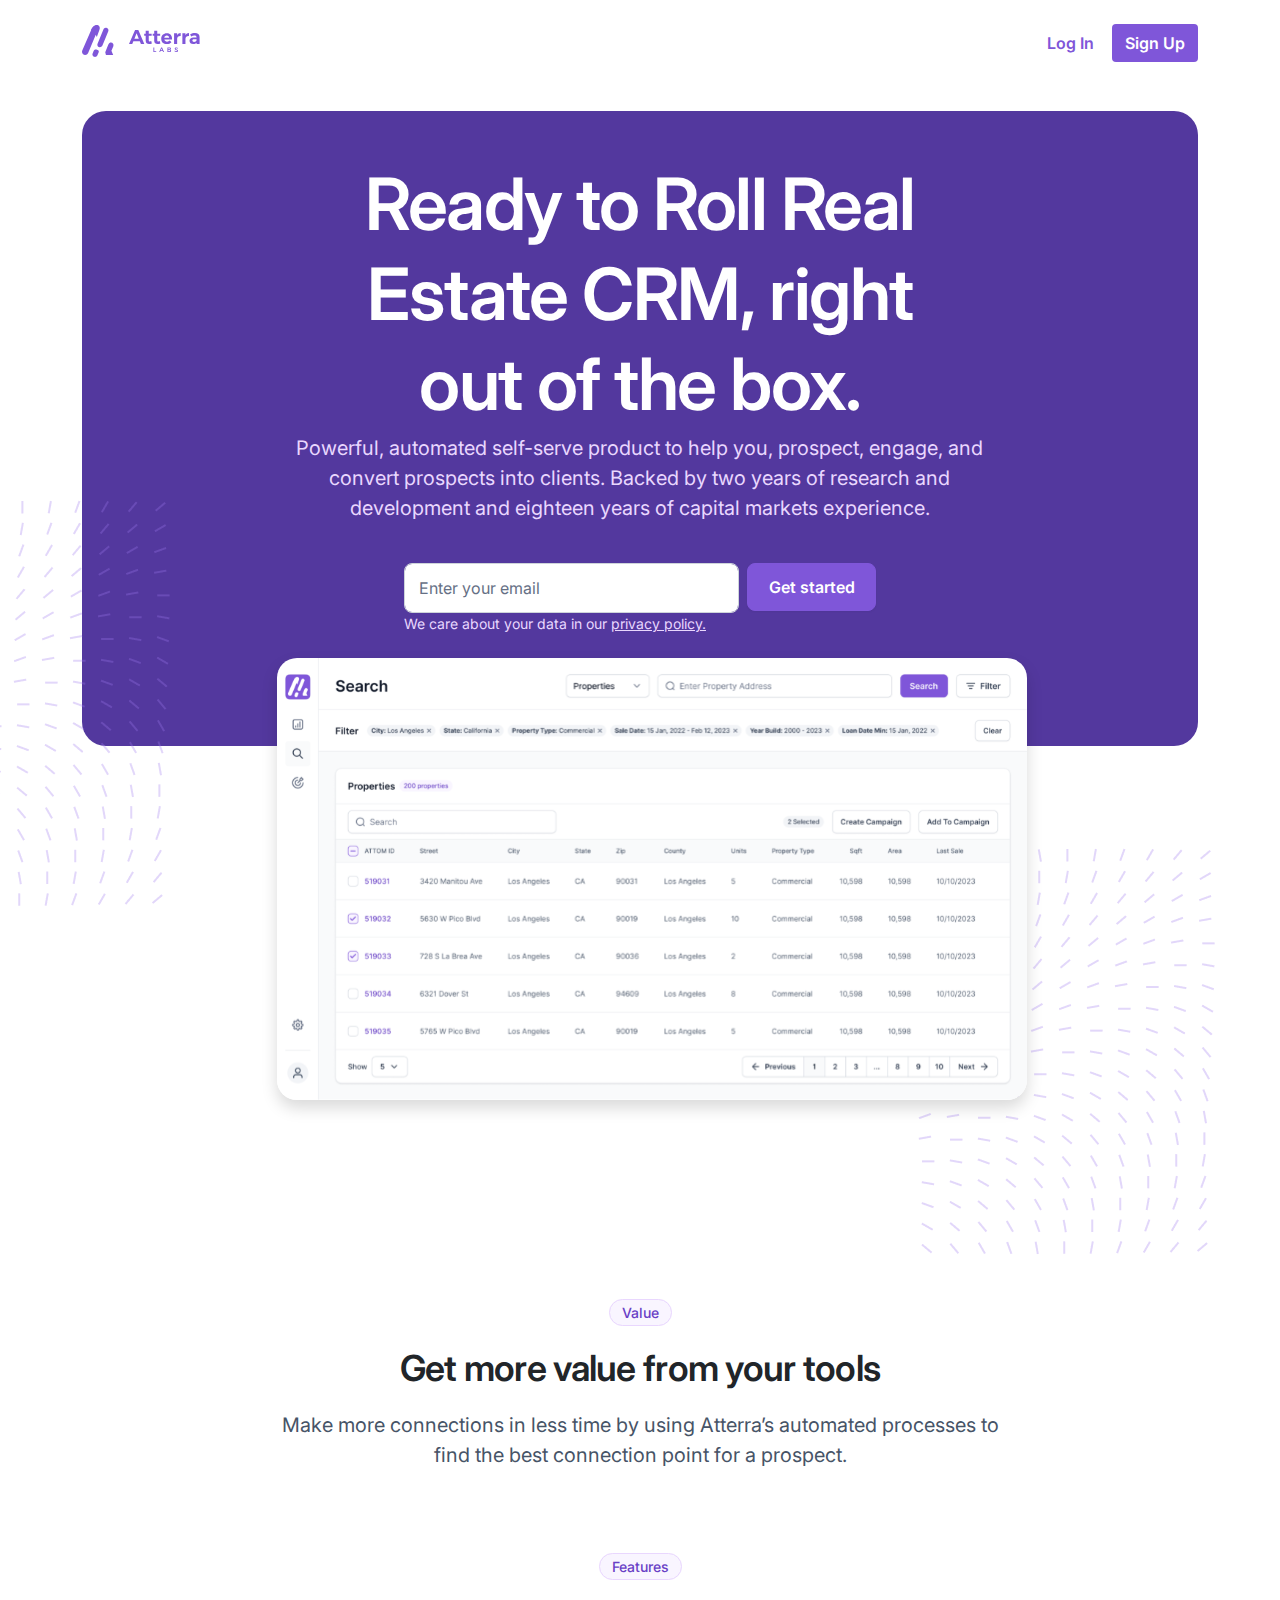
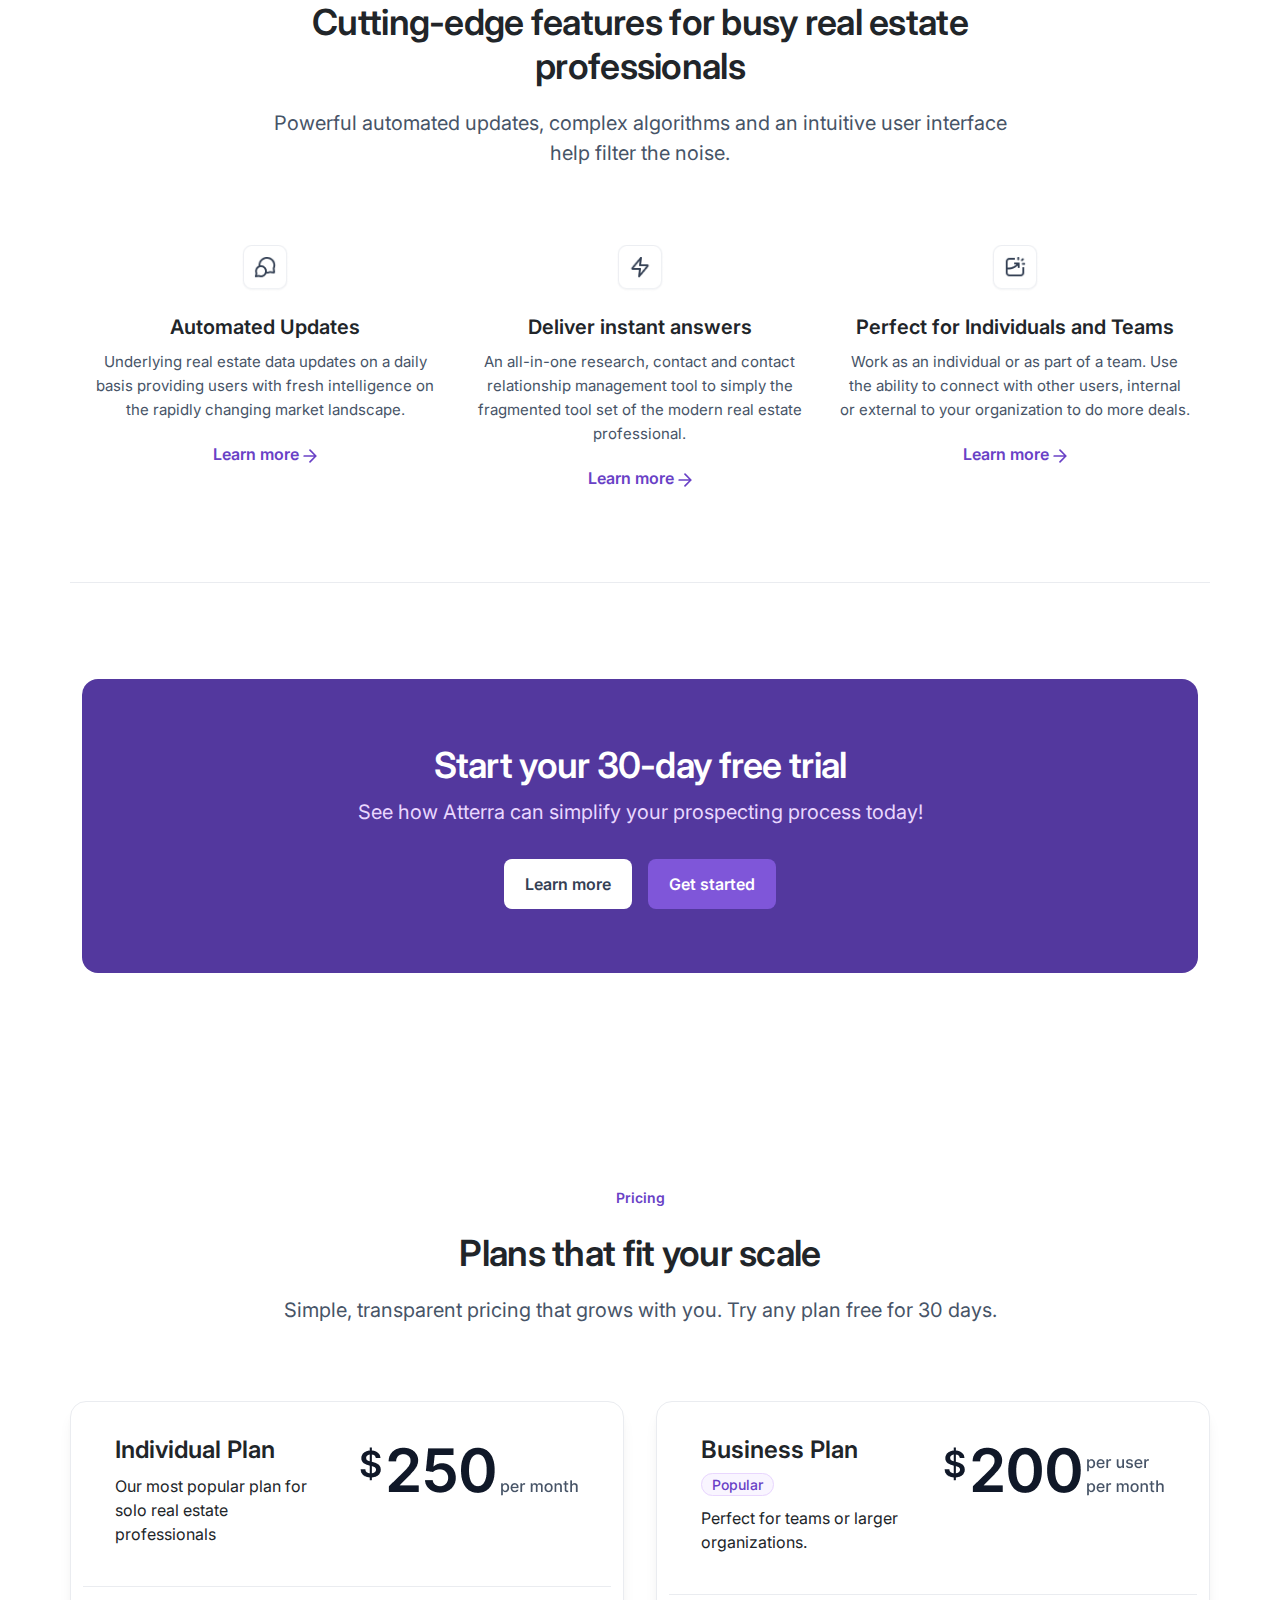
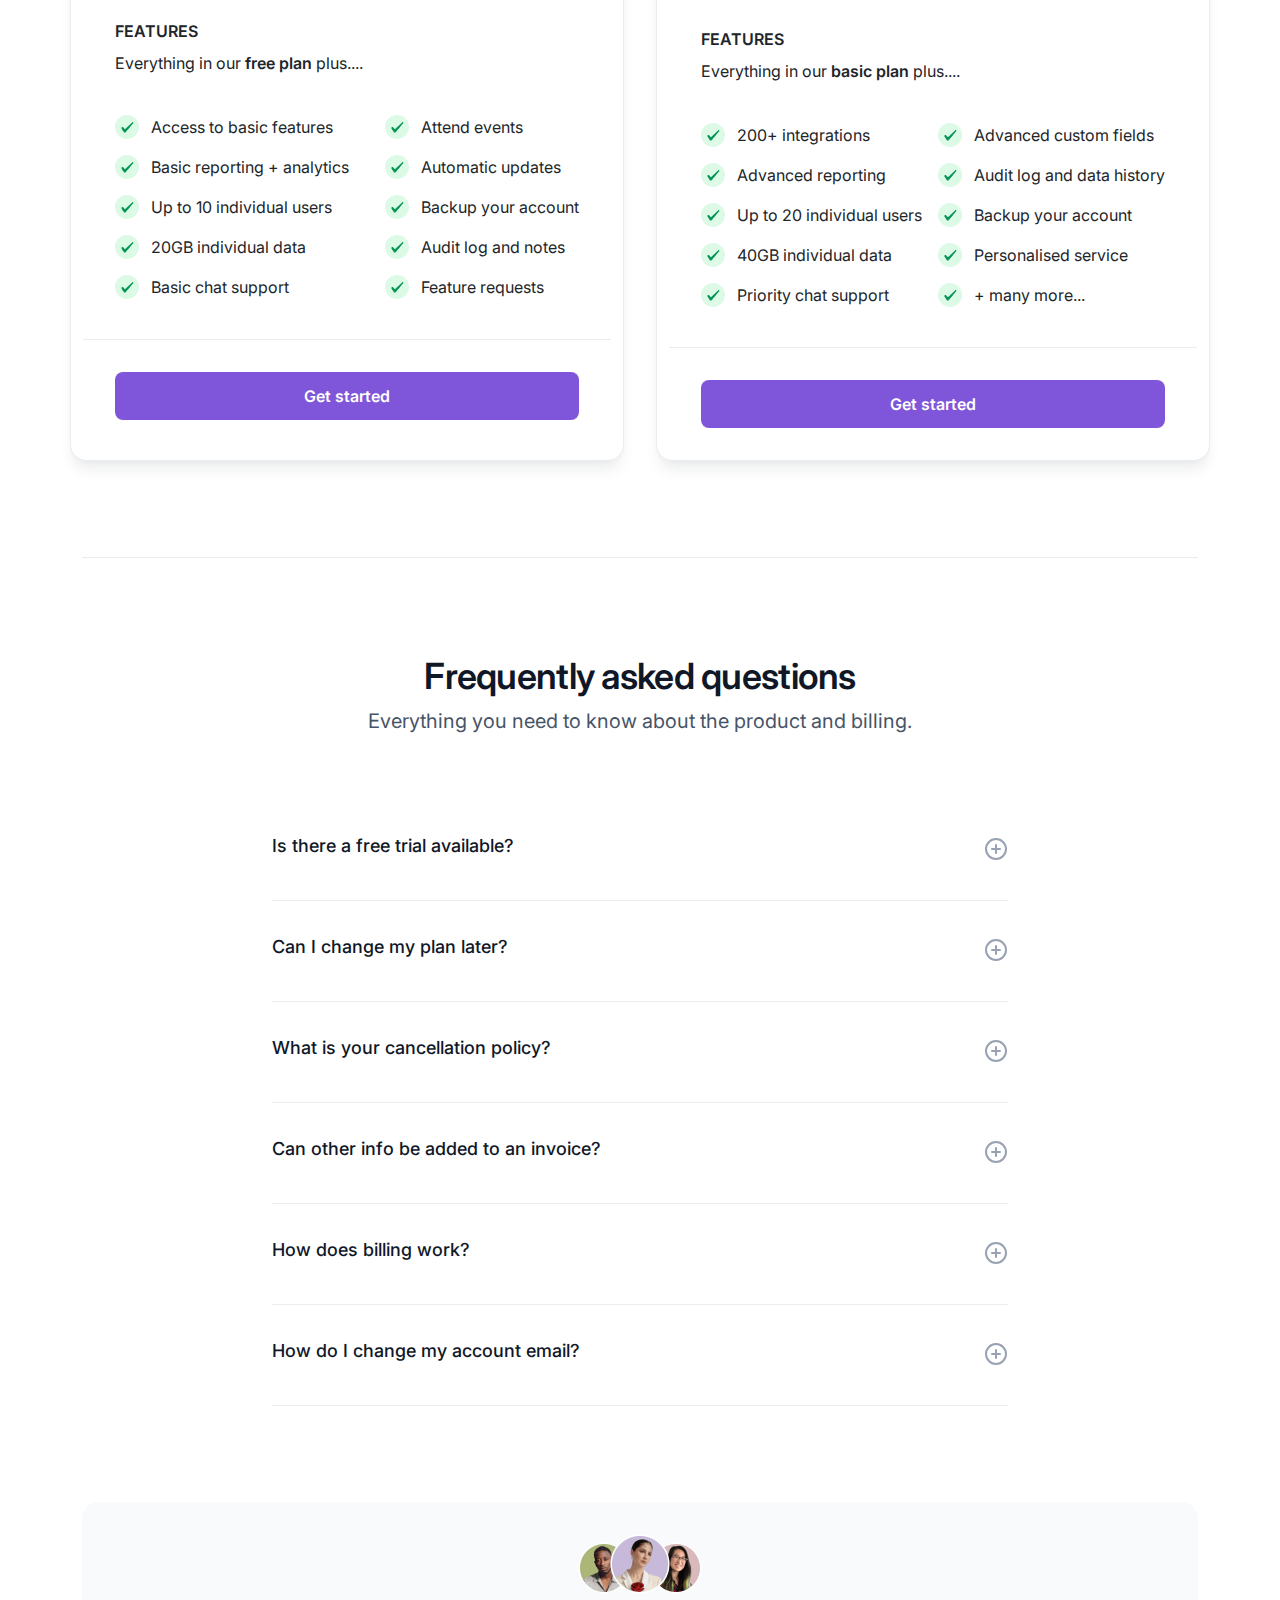
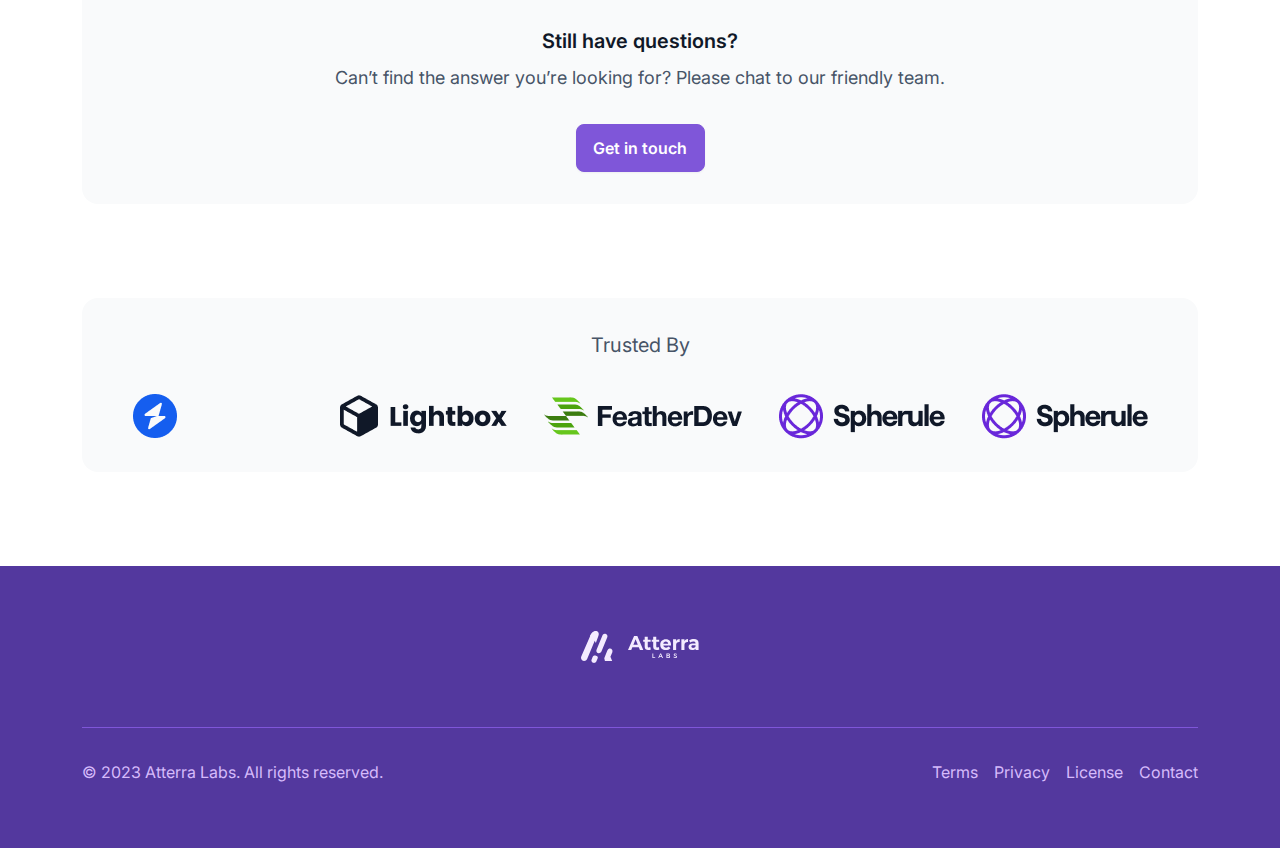
<file: index.html>
<!DOCTYPE html>
<html lang="en">

<head>
    <meta charset="UTF-8">
    <meta name="viewport" content="width=device-width, initial-scale=1.0">
    <title>Landing page</title>
    <link rel="stylesheet" href="./css/bootstrap.min.css">
    <link rel="stylesheet" href="./css/styles.css">
</head>

<body>
    <div id="mainSite">
        <div class="container">
            <header class="py-4 d-flex justify-content-between">
                <div class="logo-block">
                    <img src="./img/Logo Full.svg" alt="Logo Full">
                </div>
                <div>
                    <button id="buttonLogin" class="btn color fw-600">Log In</button>
                    <button id="buttonSignUp" class="btn fw-600 bg-color-600">Sign Up</button>
                </div>
            </header>
            <main class="bg-color-800 main px-2">
                <div class="row justify-content-center">
                    <div class="col-md-7 text-center">
                        <h1 class="fw-600 mt-5 mb-1 header-title">
                            Ready to Roll Real Estate CRM, right out of the box.
                        </h1>
                    </div>
                    <div class="col-md-8 text-center">
                        <p style="color : #E9D7FE;" class="lead fs-5 header-info">Powerful, automated self-serve product
                            to
                            help you, prospect, engage, and
                            convert prospects into
                            clients. Backed by two years of research and development and eighteen years of capital
                            markets
                            experience.</p>
                    </div>
                    <div class="col-12 d-flex justify-content-center gap-2 mt-4">
                        <div class="user-info">
                            <input type="email" class="user-email form-control" placeholder="Enter your email">
                            <p style="color : #E9D7FE; font-size: 14px;" class="">We care about your data in our <span
                                    class="text-decoration-underline">privacy policy.</span></p>
                        </div>
                        <div class="">
                            <button class="email-button">Get started</button>
                        </div>
                    </div>
                </div>
                <div class="row pt-5 d-flex justify-content-center">
                    <div class="col-10 col-md-8 pt-5 position-relative">
                        <img style="top:-40px; border-radius: 20px; z-index: 1;"
                            class="img-fluid position-absolute shadow" src="./img/LP Search Result 1.svg"
                            alt="LP Search Result 1">
                        <img style="top: 150px; right: -200px; z-index: 0;"
                            class="position-absolute img-fluid d-none d-lg-block" src="./img/Line pattern2.png"
                            alt="Line pattern2">
                    </div>
                </div>
            </main>

            <img style="top: 500px; left: -30px;" class="position-absolute img-fluid d-none d-lg-block"
                src="./img/Line pattern1.png" alt="Line pattern1">

            <section style="margin-top: 550px;" class="d-flex flex-column justify-content-center align-items-center">
                <div class="row d-flex justify-content-center mb-5">
                    <div class="col-8 text-center">
                        <p class="brands d-inline">Value</p>
                        <h1 class="fw-600 brands-title">Get more value from your tools</h1>
                        <p style="color: #475467;">Make more connections in less time by using Atterra’s automated
                            processes
                            to find the best connection
                            point for a prospect.</p>
                    </div>
                </div>
                <div style="margin-bottom: 60px;" class="row d-flex justify-content-center mt-3">
                    <div class="col-10 text-center">
                        <p class="brands d-inline">Features</p>
                        <h1 class="fw-600 brands-title">Cutting-edge features for busy real estate professionals</h1>
                        <p style="color: #475467;">Powerful automated updates, complex algorithms and an intuitive user
                            interface help filter the noise.</p>
                    </div>
                </div>
                <div class="row px-2 more-block">
                    <div class="col-4 text-center">
                        <img src="img/Featured icon.png" class="img-fluid more-img" alt="Featured">
                        <h6 class="more-title">Automated Updates</h6>
                        <p class="more-info">Underlying real estate data updates on a daily basis providing users with
                            fresh
                            intelligence on the rapidly changing market landscape.</p>
                        <a href="" class="more-link">Learn more <span><img src="./img/Icon.svg" alt="Icon"></span></a>
                    </div>
                    <div class="col-4 text-center">
                        <img src="img/Featured icon (1).png" class="img-fluid more-img" alt="Featured">
                        <h6 class="more-title">Deliver instant answers</h6>
                        <p class="more-info">An all-in-one research, contact and contact relationship management tool to
                            simply the fragmented tool set of the modern real estate professional.</p>
                        <a href="" class="more-link">Learn more <span><img src="./img/Icon.svg" alt="Icon"></span></a>
                    </div>
                    <div class="col-4 text-center">
                        <img src="img/Featured icon (2).png" class="img-fluid more-img" alt="Featured">
                        <h6 class="more-title">Perfect for Individuals and Teams</h6>
                        <p class="more-info">Work as an individual or as part of a team. Use the ability to connect with
                            other users, internal or external to your organization to do more deals.</p>
                        <a href="" class="more-link">Learn more <span><img src="./img/Icon.svg" alt="Icon"></span></a>
                    </div>
                </div>
            </section>
            <section class="free-trial d">
                <h1>Start your 30-day free trial</h1>
                <p>See how Atterra can simplify your prospecting process today!</p>
                <div class="d-flex justify-content-center gap-3">
                    <button class="btn btn-1">Learn more</button>
                    <button class="btn btn-2">Get started</button>
                </div>
            </section>
            <section class="pricing d-flex flex-column justify-content-center align-items-center">
                <div style="margin-bottom: 60px;" class="row d-flex justify-content-center mt-3">
                    <div class="col text-center">
                        <p class="brands d-inline">Pricing</p>
                        <h1 class="fw-600 brands-title">Plans that fit your scale</h1>
                        <p style="color: #475467;">Simple, transparent pricing that grows with you. Try any plan free
                            for 30
                            days.</p>
                    </div>
                </div>

                <div style="gap: 32px;" class="row">
                    <div class="col pricing-block">
                        <div class="pricing-block-title d-flex">
                            <div class="">
                                <h1>Individual Plan</h1>
                                <p>Our most popular plan for solo real estate professionals</p>
                            </div>
                            <div class="">
                                <img src="./img/Price.png" alt="Price">
                            </div>
                        </div>

                        <div class="pricing-block-info">
                            <h1>FEATURES</h1>
                            <p>Everything in our <span>free plan</span> plus....</p>
                            <div class="d-flex justify-content-between">
                                <div class="info-checks">
                                    <div class="checks">
                                        <img src="./img/Check icon.svg" alt="Check">
                                        <p>Access to basic features</p>
                                    </div>
                                    <div class="checks">
                                        <img src="./img/Check icon.svg" alt="Check">
                                        <p>Basic reporting + analytics</p>
                                    </div>
                                    <div class="checks">
                                        <img src="./img/Check icon.svg" alt="Check">
                                        <p>Up to 10 individual users</p>
                                    </div>
                                    <div class="checks">
                                        <img src="./img/Check icon.svg" alt="Check">
                                        <p>20GB individual data</p>
                                    </div>
                                    <div class="checks">
                                        <img src="./img/Check icon.svg" alt="Check">
                                        <p>Basic chat support</p>
                                    </div>
                                </div>
                                <div class="info-checks">
                                    <div class="checks">
                                        <img src="./img/Check icon.svg" alt="Check">
                                        <p>Attend events</p>
                                    </div>
                                    <div class="checks">
                                        <img src="./img/Check icon.svg" alt="Check">
                                        <p>Automatic updates</p>
                                    </div>
                                    <div class="checks">
                                        <img src="./img/Check icon.svg" alt="Check">
                                        <p>Backup your account</p>
                                    </div>
                                    <div class="checks">
                                        <img src="./img/Check icon.svg" alt="Check">
                                        <p>Audit log and notes</p>
                                    </div>
                                    <div class="checks">
                                        <img src="./img/Check icon.svg" alt="Check">
                                        <p>Feature requests</p>
                                    </div>
                                </div>
                            </div>
                        </div>

                        <div class="pricing-block-footer">
                            <button>Get started</button>
                        </div>
                    </div>
                    <div class="col pricing-block">
                        <div class="pricing-block-title d-flex">
                            <div>
                                <h1>Business Plan <span class="brands">Popular</span></h1>
                                <p>Perfect for teams or larger organizations.</p>
                            </div>
                            <div class="">
                                <img src="./img/Price (1).png" alt="Price">
                            </div>
                        </div>

                        <div class="pricing-block-info">
                            <h1>FEATURES</h1>
                            <p>Everything in our <span>basic plan</span> plus....</p>
                            <div class="d-flex justify-content-between">
                                <div class="info-checks">
                                    <div class="checks">
                                        <img src="./img/Check icon.svg" alt="Check">
                                        <p>200+ integrations</p>
                                    </div>
                                    <div class="checks">
                                        <img src="./img/Check icon.svg" alt="Check">
                                        <p>Advanced reporting</p>
                                    </div>
                                    <div class="checks">
                                        <img src="./img/Check icon.svg" alt="Check">
                                        <p>Up to 20 individual users</p>
                                    </div>
                                    <div class="checks">
                                        <img src="./img/Check icon.svg" alt="Check">
                                        <p>40GB individual data</p>
                                    </div>
                                    <div class="checks">
                                        <img src="./img/Check icon.svg" alt="Check">
                                        <p>Priority chat support</p>
                                    </div>
                                </div>
                                <div class="info-checks">
                                    <div class="checks">
                                        <img src="./img/Check icon.svg" alt="Check">
                                        <p>Advanced custom fields</p>
                                    </div>
                                    <div class="checks">
                                        <img src="./img/Check icon.svg" alt="Check">
                                        <p>Audit log and data history</p>
                                    </div>
                                    <div class="checks">
                                        <img src="./img/Check icon.svg" alt="Check">
                                        <p>Backup your account</p>
                                    </div>
                                    <div class="checks">
                                        <img src="./img/Check icon.svg" alt="Check">
                                        <p>Personalised service</p>
                                    </div>
                                    <div class="checks">
                                        <img src="./img/Check icon.svg" alt="Check">
                                        <p>+ many more...</p>
                                    </div>
                                </div>
                            </div>
                        </div>

                        <div class="pricing-block-footer">
                            <button>Get started</button>
                        </div>
                    </div>
                </div>
            </section>

            <section class="question">
                <div class="row justify-content-center">
                    <div class="col-8 text-center">
                        <div class="question-title">
                            <h1>Frequently asked questions</h1>
                            <p>Everything you need to know about the product and billing.</p>
                            <div class="accordion">
                                <div class="question-block">
                                    <h2>Is there a free trial available?</h2>
                                    <div class="question-block-img">
                                        <img class="quest-img" src="/img/plus-circle.svg" alt="plus-circle">
                                    </div>
                                </div>
                                <div class="answer">
                                    <p>Yes, you can try us for free for 30 days. If you want, we’ll provide you with a
                                        free,
                                        personalized 30-minute onboarding call to get you up and running as soon as
                                        possible.</p>
                                </div>
                            </div>
                            <div class="accordion">
                                <div class="question-block">
                                    <h2>Can I change my plan later?</h2>
                                    <div class="question-block-img">
                                        <img class="quest-img" src="/img/plus-circle.svg" alt="plus-circle">
                                    </div>
                                </div>
                                <div class="answer">
                                    <p>Yes, you can try us for free for 30 days. If you want, we’ll provide you with a
                                        free,
                                        personalized 30-minute onboarding call to get you up and running as soon as
                                        possible.</p>
                                </div>
                            </div>
                            <div class="accordion">
                                <div class="question-block">
                                    <h2>What is your cancellation policy?</h2>
                                    <div class="question-block-img">
                                        <img class="quest-img" src="/img/plus-circle.svg" alt="plus-circle">
                                    </div>
                                </div>
                                <div class="answer">
                                    <p>Yes, you can try us for free for 30 days. If you want, we’ll provide you with a
                                        free,
                                        personalized 30-minute onboarding call to get you up and running as soon as
                                        possible.</p>
                                </div>
                            </div>
                            <div class="accordion">
                                <div class="question-block">
                                    <h2>Can other info be added to an invoice?</h2>
                                    <div class="question-block-img">
                                        <img class="quest-img" src="/img/plus-circle.svg" alt="plus-circle">
                                    </div>
                                </div>
                                <div class="answer">
                                    <p>Yes, you can try us for free for 30 days. If you want, we’ll provide you with a
                                        free,
                                        personalized 30-minute onboarding call to get you up and running as soon as
                                        possible.</p>
                                </div>
                            </div>
                            <div class="accordion">
                                <div class="question-block">
                                    <h2>How does billing work?</h2>
                                    <div class="question-block-img">
                                        <img class="quest-img" src="/img/plus-circle.svg" alt="plus-circle">
                                    </div>
                                </div>
                                <div class="answer">
                                    <p>Yes, you can try us for free for 30 days. If you want, we’ll provide you with a
                                        free,
                                        personalized 30-minute onboarding call to get you up and running as soon as
                                        possible.</p>
                                </div>
                            </div>
                            <div class="accordion">
                                <div class="question-block">
                                    <h2>How do I change my account email?</h2>
                                    <div class="question-block-img">
                                        <img class="quest-img" src="/img/plus-circle.svg" alt="plus-circle">
                                    </div>
                                </div>
                                <div class="answer">
                                    <p>Yes, you can try us for free for 30 days. If you want, we’ll provide you with a
                                        free,
                                        personalized 30-minute onboarding call to get you up and running as soon as
                                        possible.</p>
                                </div>
                            </div>
                        </div>
                    </div>
                </div>
            </section>

            <section class="still-ques">
                <div class="row d-flex justify-content-center">
                    <div class="col-9 text-center">
                        <img class="img-fluid" src="./img/Avatar group.png" alt="Avatar">
                        <h1>Still have questions?</h1>
                        <p>Can’t find the answer you’re looking for? Please chat to our friendly team.</p>
                        <button class="email-button">Get in touch</button>
                    </div>
                </div>
            </section>

            <section class="trusted">
                <div class="row">
                    <div class="col">
                        <h1>Trusted By</h1>
                        <div class="d-flex justify-content-around">
                            <img class="img-fluid" src="./img/Fictional company logo.png" alt="Fictional">
                            <img class="img-fluid" src="./img/Fictional company logo (1).png" alt="Fictional">
                            <img class="img-fluid" src="./img/Fictional company logo (2).png" alt="Fictional">
                            <img class="img-fluid" src="./img/Fictional company logo (3).png" alt="Fictional">
                            <img class="img-fluid" src="./img/Fictional company logo (3).png" alt="Fictional">
                        </div>
                    </div>
                </div>
            </section>
        </div>

        <footer>
            <div class="container">
                <div class="footer-logo-block w-100 text-center">
                    <img src="./img/Logo Full white.svg" alt="Logo">
                </div>
                <div class="footer-block d-flex justify-content-between">
                    <p>© 2023 Atterra Labs. All rights reserved.</p>
                    <div style="gap: 16px;" class="d-flex ">
                        <p>Terms</p>
                        <p>Privacy</p>
                        <p>License</p>
                        <p>Contact</p>
                    </div>
                </div>
            </div>
        </footer>
    </div>

    <!-- Login -->
    <section id="login" class="window">
        <img src="./img/Logo Full.svg" alt="Logo Full">
        <h1>Log In</h1>
        <form class="g-3 needs-validation d-flex flex-column" novalidate>
            <div class="window-info">
                <p>Email</p>
                <input id="loginEmail" style="margin-bottom: 20px;" type="email">
                <p>Password</p>
                <input type="email">
            </div>
            <div class="d-flex justify-content-between">
                <div class="d-flex under-window-info align-items-center">
                    <input style="margin-right: 8px;" type="checkbox">
                    <p>Remember for 30 days</p>
                </div>
                <p style="cursor: pointer;" id="forgot-password" class="frg-password">Forgot Password</p>
            </div>
            <button id="logInButtonWindow" class="window-button" type="button" disabled>Sign In</button>

            <div class="d-flex justify-content-center gap-1">
                <p style="color: var(--gray-600, #475467);
                font-family: Inter;
                font-size: 14px;
                font-style: normal;
                font-weight: 400;
                line-height: 20px;
                margin: 0;">Don’t have an account?</p>
                <p style="color: var(--primary-700, #6941C6);
                font-family: Inter;
                font-size: 14px;
                font-style: normal;
                font-weight: 400;
                line-height: 20px;
                font-weight: 600;
                margin: 0;
                cursor: pointer;">Sign Up</p>
            </div>
        </form>
    </section>

    <!-- Dowloads -->
    <section id="dowloadsSignIN" class="window">
        <img style="width: 143.843px; margin-bottom: 37px;" class="img-fluid" src="./img/Logo Full.svg" alt="Logo Full">
        <div class="progress-bar">
            <div class="progress"></div>
        </div>
    </section>

    <!-- Reset Password -->
    <section id="resetPasswordWindow" class="window">
        <img src="./img/Featured icon.svg" alt="Logo Full">
        <h1>Forgot password?</h1>
        <p class="resetPassword-info">No worries, we’ll send you reset instructions.</p>
        <form class="g-3 needs-validation d-flex flex-column" novalidate>
            <div class="window-info">
                <p>Email</p>
                <input id="resetPasswordInput" style="margin-bottom: 20px;" type="email" placeholder="Enter your email">
            </div>
            <button id="resetPasswordButton" class="window-button" type="button" disabled>Reset Password</button>

            <div class="d-flex justify-content-center gap-1">
                <p style="color: var(--gray-600, #475467);
                font-family: Inter;
                font-size: 14px;
                font-style: normal;
                font-weight: 600;
                line-height: 20px;
                cursor: pointer;
                margin: 0;"> <span><img style="margin: 0 5px 0 0;" src="./img/Back-icon.svg"
                            alt="Back-icon"></span>Back to log In</p>
            </div>
        </form>
    </section>

    <!-- Email about password -->
    <section id="email-reset-password" class="window">
        <div style="height: 544px;">
            <div style="padding: 24px;" class="w-100">
                <img src="./img/Logo Full.svg" alt="Logo Full">
            </div>
            <div class="info-block-pussword">
                <p>Hi John,<br><br>
                    You have requested to reset your Atterra password. Please click the button below to set a new
                    password
                    for
                    <span style="color: var(--primary-700, #6941C6); font-weight: 500;">johndigweed@jdinc.com</span>
                </p>
                <button id="reset-password-email-button">Reset Password</button>
            </div>
            <div class="footer-info">
                <p>If you didn't mean to change your password, then you can ignore this email. Your password will not
                    change.
                </p>
                <p> © 2024 Atterra Labs, PO BOX 10975, Zephyr Cove, NV 89448</p>
            </div>
        </div>
    </section>

    <!-- Set new password password -->
    <section id="add-new-password-window" class="window">
        <img src="./img/Featured icon.svg" alt="Logo Full">
        <h1>Set new password</h1>
        <p class="resetPassword-info">Your new password must be different to previously used passwords.</p>
        <form class="g-3 needs-validation d-flex flex-column" novalidate>
            <div class="window-info">
                <p>Password</p>
                <input class="new-password-input" type="password" minlength="8">
                <p style="margin: 6px 0 20px 0;
                color: var(--gray-600, #475467);font-size: 14px; font-style: normal;font-weight: 400;">Must be at least
                    8 characters.</p>
                <p>Password</p>
                <input class="new-password-input" type="password">
            </div>
            <button id="resetNewPasswordButton" class="window-button" type="button" disabled>Reset Password</button>

            <div class="d-flex justify-content-center gap-1">
                <p style="color: var(--gray-600, #475467);
                font-family: Inter;
                font-size: 14px;
                font-style: normal;
                font-weight: 600;
                line-height: 20px;
                cursor: pointer;
                margin: 0;"> <span><img style="margin: 0 5px 0 0;" src="./img/Back-icon.svg"
                            alt="Back-icon"></span>Back to log In</p>
            </div>
        </form>
    </section>

    <!-- Succses set new password -->
    <section id="succses-set-new-password" class="window">
        <img src="./img/New password icon.svg" alt="Logo Full">
        <h1>Password reset</h1>
        <p class="resetPassword-info">Your password has been successfully reset. Click below to log in magically.</p>
        <button id="resetNewPasswordLoginButton" class="window-button active" type="button">Log In</button>
    </section>

    <iframe id="platform" style="display: none;
    width: 100%;
    height:100vh;" src="./platform.html"></iframe>

    <script src="./js/bootstrap.bundle.min.js"></script>
    <script src="./js/script.js"></script>
</body>

</html>
</file>
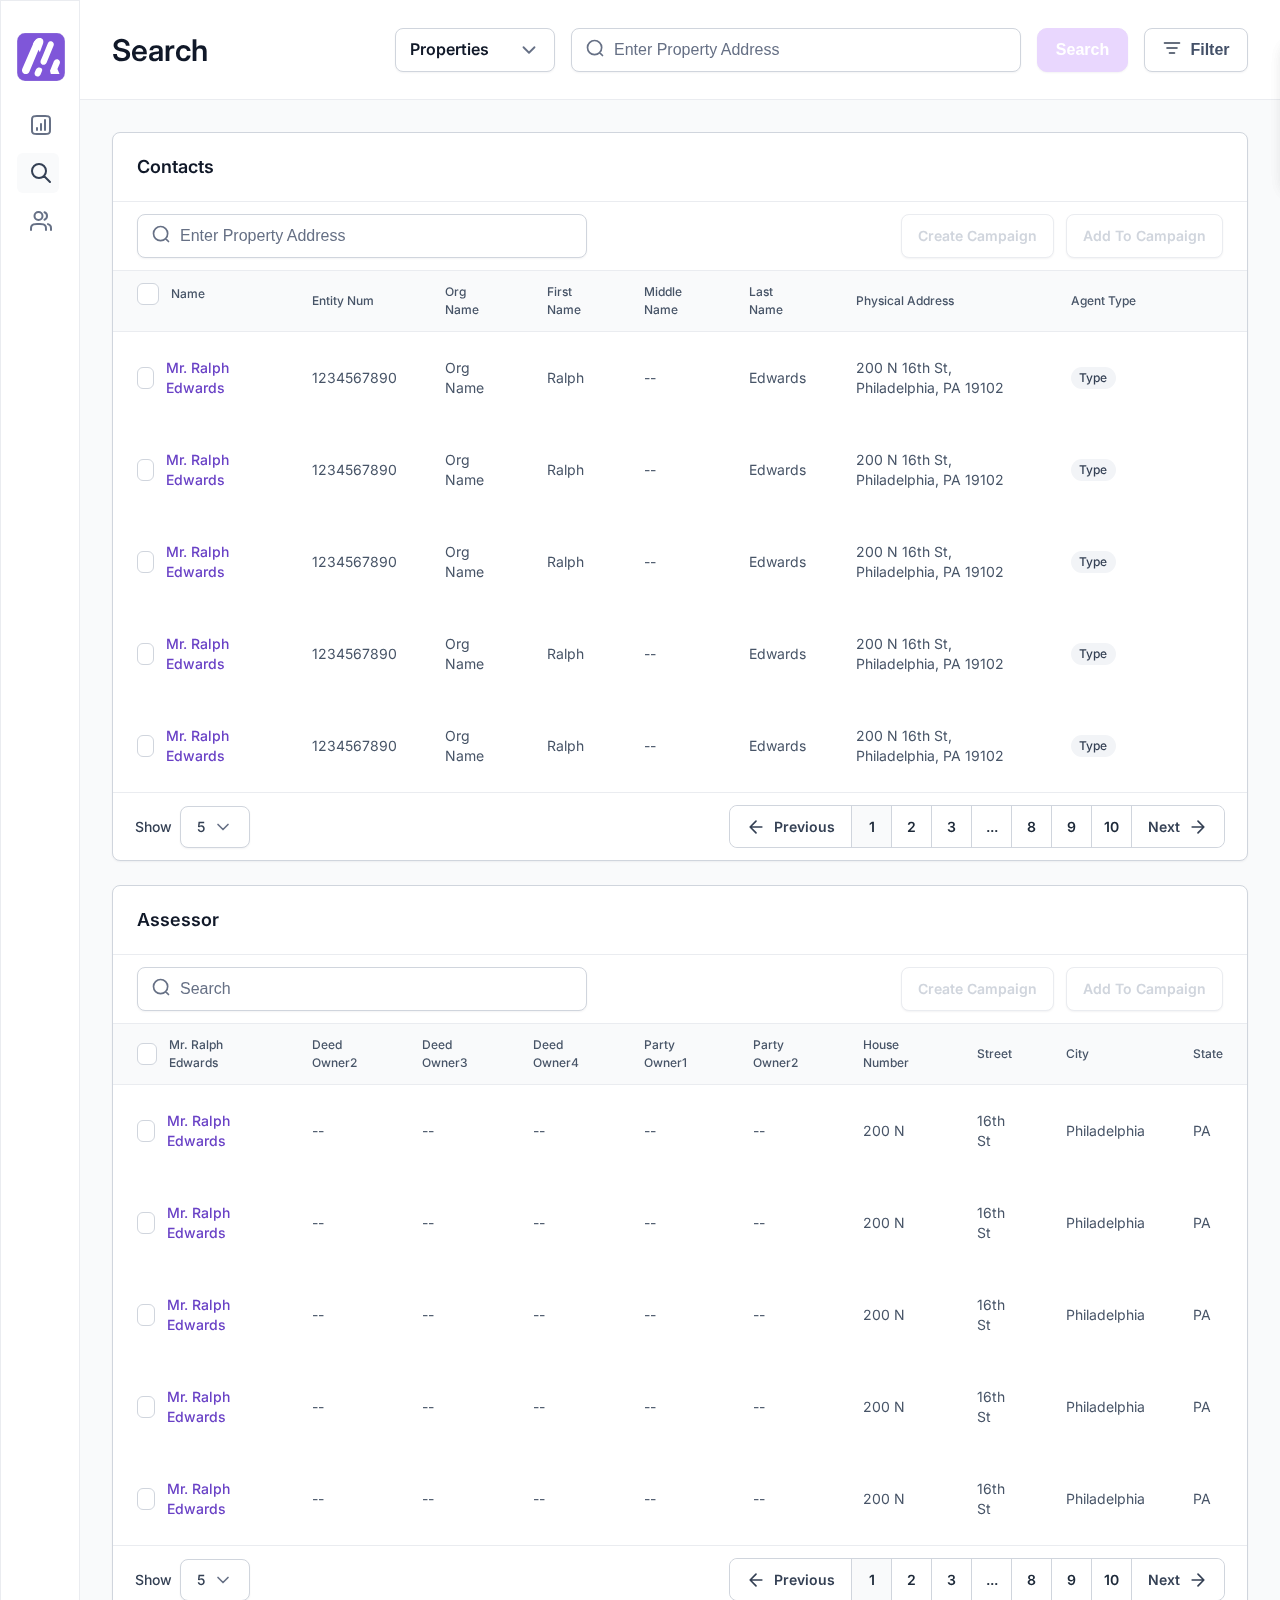
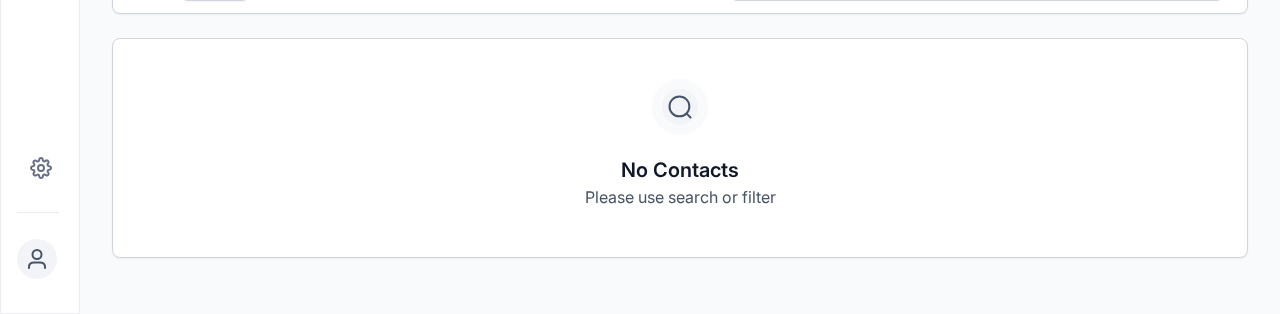
<file: platform.html>
<!DOCTYPE html>
<html lang="en">

<head>
    <meta charset="UTF-8">
    <meta name="viewport" content="width=device-width, initial-scale=1.0">
    <title>Document</title>
    <link rel="stylesheet" href="./css/platform_style.css">
</head>

<body>
    <div class="main-block">
        <header>
            <div class="main-menu">
                <div class="logo-block">
                    <img class="main-menu-logo" src="./img/logo.svg" alt="logo">
                    <img class="logo-info" src="./img/text.svg" alt="text">
                </div>
                <div class="main-menu-block">
                    <img src="./img/bar-chart-square.svg" alt="bar-chart-square">
                    <p class="header-text">Dashboard</p>
                </div>
                <div class="main-menu-block active">
                    <img src="./img/search-sm.svg" alt="search-sm">
                    <p class="header-text">Search</p>
                </div>
                <div class="main-menu-block">
                    <img src="./img/users.svg" alt="users">
                    <p class="header-text">Campaigns</p>
                </div>
            </div>
            <div class="acaunt-menu">
                <div class="acaunt-menu-block">
                    <img src="./img/settings.svg" alt="settings">
                    <p class="header-text">Settings</p>
                </div>
                <div class="acaunt-menu-user">
                    <div class="avatar-block">
                        <img src="./img/user.svg" alt="user">
                    </div>
                    <div class="user-info">
                        <div class="user-data">
                            <p class="name">Michael Cooper</p>
                            <p class="email">mcooper@cooperinc.com</p>
                        </div>
                        <div class="user-avatar">
                            <img class="log-out" src="./img/log-out.svg" alt="log-out">
                        </div>
                    </div>
                </div>
            </div>
        </header>
        <div class="search-block">
            <section class="search">
                <h1 class="search-title">Search</h1>
                <div class="search-tools">
                    <div class="search-tools-properties">
                        <p class="tools-properties">Properties </p>
                        <img src="./img/chevron-down.svg" alt="chevron-down">
                    </div>
                    <div class="search-tools-address">
                        <span><img src="./img/search-input.svg" alt="search-input"></span>
                        <input id="search-input" type="text" placeholder="Enter Property Address">
                    </div>
                    <div class="search-tools-buttons">
                        <button class="search-button">Search</button>
                        <button class="filter-button"><span><img src="./img/filter-lines.svg" alt="filter-lines"></span>
                            Filter</button>
                    </div>
                </div>
            </section>
            <div class="container-block">
                <section class="filter">
                    <div class="filter-title-block">
                        <div class="header-filter-info">
                            <h1 class="filter-title">Filter</h1>
                            <div class="choose-filter">
                                <p><span class="choose-filter-city">City:</span> Los Angeles, CA</p>
                                <img class="choose-filter-img" src="./img/x-close.svg" alt="">
                            </div>
                            <div class="choose-filter">
                                <p><span class="choose-filter-city">City:</span> Los Angeles, CA</p>
                                <img class="choose-filter-img" src="./img/x-close.svg" alt="">
                            </div>
                            <div class="choose-filter">
                                <p><span class="choose-filter-city">City:</span> Los Angeles, CA</p>
                                <img class="choose-filter-img" src="./img/x-close.svg" alt="">
                            </div>
                        </div>
                        <div id="openModalBtn" class="filter-clear">
                            <p>Clear</p>
                        </div>
                    </div>
                    <div class="filter-block">
                        <div class="filter-variables">
                            <li class="filter-variable">Location</li>
                            <li class="filter-variable active">Property</li>
                            <li class="filter-variable">Sale</li>
                            <li class="filter-variable">Loan</li>
                            <li class="filter-variable">Foreclosure</li>
                        </div>
                        <div class="context-blocks">
                            <!-- Location block -->
                            <div class="location-block context-block">
                                <div class="block">
                                    <p>Address</p>
                                    <input type="text">
                                </div>
                                <div class="block">
                                    <p>City</p>
                                    <select name="city" id="city" class="select">
                                        <option value="All">All</option>
                                        <option value="New York">New York</option>
                                        <option value="Tampa">Tampa</option>
                                        <option value="California">California</option>
                                    </select>
                                    <img class="arrow-icon" src="./img/chevron-down.svg">
                                </div>
                                <div class="block">
                                    <p>State</p>
                                    <select name="state" id="state" class="select">
                                        <option value="All">All</option>
                                        <option value="California">California </option>
                                        <option value="Texas">Texas </option>
                                        <option value="Florida">Florida </option>
                                    </select>
                                    <img class="arrow-icon" src="./img/chevron-down.svg">
                                </div>
                                <div class="block">
                                    <p>Zip Code</p>
                                    <select name="zip-code" id="zip-code" class="select">
                                        <option value="All">All</option>
                                        <option value="10001">10001</option>
                                        <option value="90210">90210 </option>
                                        <option value="75001">75001</option>
                                    </select>
                                    <img class="arrow-icon" src="./img/chevron-down.svg">
                                </div>
                                <div class="block">
                                    <p>Neighborhood</p>
                                    <select name="neighborhood" id="neighborhood" class="select">
                                        <option value="All">All</option>
                                        <option value="Upper East Side">Upper East Side</option>
                                        <option value="Venice Beach">Venice Beach</option>
                                        <option value="The Heights">The Heights</option>
                                    </select>
                                    <img class="arrow-icon" src="./img/chevron-down.svg">
                                </div>
                            </div>
                            <!-- Property block -->
                            <div class="property-block context-block">
                                <div class="block">
                                    <p class="blockp">Property Type</p>
                                    <select name="property-type" id="property-type" class="select">
                                        <option value="All">All</option>
                                        <option value="Residential">Residential </option>
                                        <option value="Commercial">Commercial </option>
                                        <option value="Industrial">Industrial </option>
                                    </select>
                                    <img class="arrow-icon" src="./img/chevron-down.svg">
                                </div>
                                <div class="block">
                                    <p class="blockp">Sub Property <br>Type</p>
                                    <select name="sub-property" id="sub-property" class="select">
                                        <option value="All">All</option>
                                        <option value="Single Family Home">Single Family Home</option>
                                        <option value="Office Building">Office Building </option>
                                        <option value="Apartment Complex">Apartment Complex</option>
                                    </select>
                                    <img class="arrow-icon" src="./img/chevron-down.svg">
                                </div>
                                <div class="block-twice">
                                    <p class="twice-title">Year Built</p>
                                    <div class="select-twice">
                                        <p>No Min </p>
                                        <img src="./img/calendar.svg" alt="calendar">
                                    </div>
                                    <p class="line">-</p>
                                    <div class="select-twice">
                                        <p>No Max </p>
                                        <img id="calendar" src="./img/calendar.svg" alt="calendar">
                                    </div>
                                    <div id="calendarContainer" class="hidden">
                                        <table class="calendar">
                                            <tr>
                                                <th>Sd</th>
                                                <th>Md</th>
                                                <th>Td</th>
                                                <th>Wd</th>
                                                <th>Td</th>
                                                <th>Fd</th>
                                                <th>Std</th>
                                            </tr>
                                            <tr>
                                                <td>1</td>
                                                <td>2</td>
                                                <td>3</td>
                                                <td>4</td>
                                                <td>5</td>
                                                <td>6</td>
                                                <td>7</td>
                                            </tr>
                                            <tr>
                                                <td>8</td>
                                                <td>9</td>
                                                <td>10</td>
                                                <td>11</td>
                                                <td>12</td>
                                                <td>13</td>
                                                <td>14</td>
                                            </tr>
                                            <tr>
                                                <td>15</td>
                                                <td>16</td>
                                                <td>17</td>
                                                <td>18</td>
                                                <td>19</td>
                                                <td>20</td>
                                                <td>21</td>
                                            </tr>
                                            <tr>
                                                <td>22</td>
                                                <td>23</td>
                                                <td>24</td>
                                                <td>25</td>
                                                <td>26</td>
                                                <td>27</td>
                                                <td>28</td>
                                            </tr>
                                        </table>
                                    </div>
                                </div>
                                <div class="block-twice">
                                    <p class="twice-title">Units</p>
                                    <div class="select-twice-block">
                                        <select name="units" id="units" class="select-twice">
                                            <option value="No Min">No Min</option>
                                            <option value="1">1</option>
                                            <option value="2">2 </option>
                                            <option value="3">3</option>
                                        </select>
                                        <img class="arrow-icon" src="./img/chevron-down.svg">
                                    </div>
                                    <p class="line">-</p>
                                    <div class="">
                                        <select name="units" id="units" class="select-twice">
                                            <option value="No Max">No Max</option>
                                            <option value="7">7</option>
                                            <option value="8">8 </option>
                                            <option value="9">9</option>
                                        </select>
                                        <img class="arrow-icon" src="./img/chevron-down.svg">
                                    </div>
                                </div>
                                <div class="block-twice">
                                    <p class="twice-title">Building Size <br> (sqf)</p>
                                    <div class="select-twice-block">
                                        <select class="select-twice">
                                            <option value="No Min">No Min</option>
                                            <option value="100">100</option>
                                            <option value="200">200 </option>
                                            <option value="300">300</option>
                                        </select>
                                        <img class="arrow-icon" src="./img/chevron-down.svg">
                                    </div>
                                    <p class="line">-</p>
                                    <div class="select-twice-block">
                                        <select name="lot-size" id="lot-size" class="select-twice">
                                            <option value="All">No Min</option>
                                            <option value="New York">700</option>
                                            <option value="Tampa">800 </option>
                                            <option value="California">900</option>
                                        </select>
                                        <img class="arrow-icon" src="./img/chevron-down.svg">
                                    </div>
                                </div>
                                <div class="block-twice">
                                    <p class="twice-title">Lot Size (Acre)</p>
                                    <div class="select-twice-block">
                                        <select class="select-twice">
                                            <option value="No Min">No Min</option>
                                            <option value="100">100</option>
                                            <option value="200">200 </option>
                                            <option value="300">300</option>
                                        </select>
                                        <img class="arrow-icon" src="./img/chevron-down.svg">
                                    </div>
                                    <p class="line">-</p>
                                    <div class="select-twice-block">
                                        <select name="lot-size" id="lot-size" class="select-twice">
                                            <option value="All">No Min</option>
                                            <option value="New York">700</option>
                                            <option value="Tampa">800 </option>
                                            <option value="California">900</option>
                                        </select>
                                        <img class="arrow-icon" src="./img/chevron-down.svg">
                                    </div>
                                </div>
                                <div class="block-twice">
                                    <p class="twice-title">Lot Size (sqf)</p>
                                    <div class="select-twice-block">
                                        <select name="lot-size" id="lot-size" class="select-twice">
                                            <option value="All">No Min</option>
                                            <option value="100">100</option>
                                            <option value="200">200 </option>
                                            <option value="300">300</option>
                                        </select>
                                        <img class="arrow-icon" src="./img/chevron-down.svg">
                                    </div>
                                    <p class="line">-</p>
                                    <div class="select-twice-block">
                                        <select name="lot-size" id="lot-size" class="select-twice">
                                            <option value="All">No Min</option>
                                            <option value="New York">700</option>
                                            <option value="Tampa">800 </option>
                                            <option value="California">900</option>
                                        </select>
                                        <img class="arrow-icon" src="./img/chevron-down.svg">
                                    </div>
                                </div>
                            </div>
                            <!-- Sale block -->
                            <div class="sale-block context-block">
                                <div class="block-twice">
                                    <p class="twice-title">Sale Date</p>
                                    <div class="select select-three">
                                        <p>All </p>
                                        <img src="./img/chevron-down.svg" alt="chevron">
                                    </div>
                                    <p class="or">or</p>
                                    <div class="select select-three">
                                        <p>No Min </p>
                                        <img src="./img/calendar.svg" alt="calendar">
                                    </div>
                                    <p class="line">-</p>
                                    <div class="select select-three">
                                        <p>No Max </p>
                                        <img src="./img/calendar.svg" alt="calendar">
                                    </div>
                                </div>
                                <div class="block-twice">
                                    <p class="twice-title">Sale Price</p>
                                    <div class="select-twice-block">
                                        <select class="select-twice">
                                            <option value="No Min">No Min</option>
                                            <option value="100">100</option>
                                            <option value="200">200 </option>
                                            <option value="300">300</option>
                                        </select>
                                        <img class="arrow-icon" src="./img/chevron-down.svg">
                                    </div>
                                    <p class="line">-</p>
                                    <div class="select-twice-block">
                                        <select class="select-twice">
                                            <option value="No Max">No Max</option>
                                            <option value="700">700</option>
                                            <option value="800">800 </option>
                                            <option value="900">900</option>
                                        </select>
                                        <img class="arrow-icon" src="./img/chevron-down.svg">
                                    </div>
                                </div>
                                <div class="block-twice">
                                    <p class="twice-title">Arm’s Length <br>Transaction</p>
                                    <div class="radio-block">
                                        <div class="radio">
                                            <input class="custom-radio" type="radio" id="Yes" value="1" name="radioBox">
                                            <label for="Yes">Yes</label>
                                        </div>
                                        <div class="radio">
                                            <input class="custom-radio" type="radio" id="No" value="2" name="radioBox">
                                            <label for="No">No</label>
                                        </div>
                                    </div>
                                </div>
                                <div class="block">
                                    <p>Property Type</p>
                                    <select name="sub-property" id="sub-property" class="select">
                                        <option value="All">All</option>
                                        <option value="Single Family Home">Single Family Home</option>
                                        <option value="Office Building">Office Building </option>
                                        <option value="Apartment Complex">Apartment Complex</option>
                                    </select>
                                    <img class="arrow-icon" src="./img/chevron-down.svg">
                                </div>
                                <div class="block">
                                    <p>Description of <br>Sale</p>
                                    <select name="sub-property" id="sub-property" class="select">
                                        <option value="All">All</option>
                                        <option value="Single Family Home">Single Family Home</option>
                                        <option value="Office Building">Office Building </option>
                                        <option value="Apartment Complex">Apartment Complex</option>
                                    </select>
                                    <img class="arrow-icon" src="./img/chevron-down.svg">
                                </div>
                            </div>
                            <!-- Loan block -->
                            <div class="loan-block context-block">
                                <div class="block-twice">
                                    <p class="twice-title">Sale Price</p>
                                    <div class="select-twice-block">
                                        <select class="select-twice">
                                            <option value="No Min">No Min</option>
                                            <option value="100">100</option>
                                            <option value="200">200 </option>
                                            <option value="300">300</option>
                                        </select>
                                        <img class="arrow-icon" src="./img/chevron-down.svg">
                                    </div>
                                    <p class="line">-</p>
                                    <div class="select-twice-block">
                                        <select class="select-twice">
                                            <option value="No Max">No Max</option>
                                            <option value="700">700</option>
                                            <option value="800">800 </option>
                                            <option value="900">900</option>
                                        </select>
                                        <img class="arrow-icon" src="./img/chevron-down.svg">
                                    </div>
                                </div>
                                <div class="block">
                                    <p>Property Type</p>
                                    <select name="property-type" id="property-type" class="select">
                                        <option value="All">All</option>
                                        <option value="Upper East Side">Upper East Side</option>
                                        <option value="Venice Beach">Venice Beach</option>
                                        <option value="The Heights">The Heights</option>
                                    </select>
                                    <img class="arrow-icon" src="./img/chevron-down.svg">
                                </div>
                                <div class="block">
                                    <p>Description of <br>Sale</p>
                                    <select name="description-sale" id="description-sale" class="select">
                                        <option value="All">All</option>
                                        <option value="Upper East Side">Upper East Side</option>
                                        <option value="Venice Beach">Venice Beach</option>
                                        <option value="The Heights">The Heights</option>
                                    </select>
                                    <img class="arrow-icon" src="./img/chevron-down.svg">
                                </div>
                                <div class="block-empty">
                                    <p></p>
                                    <div class="select">
                                    </div>
                                </div>
                                <div class="block-empty">
                                    <p></p>
                                    <div class="select">
                                    </div>
                                </div>
                            </div>
                            <!-- Foreclosure block -->
                            <div class="foreclosure-block context-block active">
                                <div class="block-twice">
                                    <p class="twice-title">Foreclosure</p>
                                    <div class="radio-block">
                                        <div class="radio">
                                            <input class="custom-radio" type="radio" id="ForYes" value="3"
                                                name="radioBoxFor">
                                            <label for="ForYes">Yes</label>
                                        </div>
                                        <div class="radio">
                                            <input class="custom-radio" type="radio" id="ForNo" value="4"
                                                name="radioBoxFor">
                                            <label for="ForNo">No</label>
                                        </div>
                                    </div>
                                </div>
                                <div class="block-twice">
                                    <p class="twice-title">Notice of Default <br>(NOD)</p>
                                    <div class="select-twice-block">
                                        <select name="notice-default" id="notice-default" class="select-twice">
                                            <option value="No Min">No Min</option>
                                            <option value="100">100</option>
                                            <option value="200">200 </option>
                                            <option value="300">300</option>
                                        </select>
                                        <img class="arrow-icon" src="./img/chevron-down.svg">
                                    </div>
                                    <p class="line">-</p>
                                    <div class="select-twice-block">
                                        <select name="notice-default" id="notice-default" class="select-twice">
                                            <option value="No Max">No Max</option>
                                            <option value="700">700</option>
                                            <option value="800">800 </option>
                                            <option value="900">900</option>
                                        </select>
                                        <img class="arrow-icon" src="./img/chevron-down.svg">
                                    </div>
                                </div>
                                <div class="block-twice">
                                    <p class="twice-title">Notice of Trustee <br>Sale (NTS)</p>
                                    <div class="select-twice-block">
                                        <select name="notice-trustee" id="notice-trustee" class="select-twice">
                                            <option value="No Min">No Min</option>
                                            <option value="100">100</option>
                                            <option value="200">200 </option>
                                            <option value="300">300</option>
                                        </select>
                                        <img class="arrow-icon" src="./img/chevron-down.svg">
                                    </div>
                                    <p class="line">-</p>
                                    <div class="select-twice-block">
                                        <select name="notice-trustee" id="notice-trustee" class="select-twice">
                                            <option value="No Max">No Max</option>
                                            <option value="700">700</option>
                                            <option value="800">800 </option>
                                            <option value="900">900</option>
                                        </select>
                                        <img class="arrow-icon" src="./img/chevron-down.svg">
                                    </div>
                                </div>
                                <div class="block-twice">
                                    <p class="twice-title">Is REO</p>
                                    <div class="radio-block">
                                        <div class="radio">
                                            <input class="custom-radio" type="radio" id="ReoYes" value="1"
                                                name="radioBox">
                                            <label for="ReoYes">Yes</label>
                                        </div>
                                        <div class="radio">
                                            <input class="custom-radio" type="radio" id="ReoNo" value="2"
                                                name="radioBox">
                                            <label for="ReoNo">No</label>
                                        </div>
                                    </div>
                                </div>
                                <div class="block-twice">
                                    <p class="twice-title">Auction Date</p>
                                    <div class="select-twice-block">
                                        <select name="auction-date" id="auction-date" class="select-twice">
                                            <option value="No Min">No Min</option>
                                            <option value="100">100</option>
                                            <option value="200">200 </option>
                                            <option value="300">300</option>
                                        </select>
                                        <img class="arrow-icon" src="./img/chevron-down.svg">
                                    </div>
                                    <p class="line">-</p>
                                    <div class="select-twice-block">
                                        <select name="auction-date" id="auction-date" class="select-twice">
                                            <option value="No Max">No Max</option>
                                            <option value="700">700</option>
                                            <option value="800">800 </option>
                                            <option value="900">900</option>
                                        </select>
                                        <img class="arrow-icon" src="./img/chevron-down.svg">
                                    </div>
                                </div>
                                <div class="block-twice">
                                    <p class="twice-title">Notice of Trustee <br>Sale (NTS)</p>
                                    <div class="select-twice-block">
                                        <select name="notice-trustee" id="notice-trustee" class="select-twice">
                                            <option value="No Min">No Min</option>
                                            <option value="100">100</option>
                                            <option value="200">200 </option>
                                            <option value="300">300</option>
                                        </select>
                                        <img class="arrow-icon" src="./img/chevron-down.svg">
                                    </div>
                                    <p class="line">-</p>
                                    <div class="select-twice-block">
                                        <select name="notice-trustee" id="notice-trustee" class="select-twice">
                                            <option value="No Max">No Max</option>
                                            <option value="700">700</option>
                                            <option value="800">800 </option>
                                            <option value="900">900</option>
                                        </select>
                                        <img class="arrow-icon" src="./img/chevron-down.svg">
                                    </div>
                                </div>
                            </div>
                        </div>
                        <div class="filter-footer">
                            <button class="cancel">Cancel</button>
                            <button class="apply">Apply</button>
                        </div>
                    </div>
                </section>
                <!-- container -->
                <div class="container">
                    <section class="contacts">
                        <div class="contacts-title">
                            <h3 class="title">Contacts</h3>
                        </div>
                        <div class="contacts-info">
                            <div class="contact-search">
                                <div class="search-tools-address">
                                    <span><img src="./img/search-input.svg" alt="search-input"></span>
                                    <input type="text" placeholder="Enter Property Address">
                                </div>
                                <div class="contacts-buttons">
                                    <button id="contactsCompany" class="create-campaign">Create Campaign</button>
                                    <button id="addCompany" class="add-to-campaign">Add To Campaign</button>
                                </div>
                            </div>
                        </div>
                        <div class="contacts-users">
                            <table class="table">
                                <thead>
                                    <tr>
                                        <th class="contacts-name">
                                            <input type="checkbox" class="custom-checkbox" id="happy" name="happy"
                                                value="yes">
                                            <label for="happy">Name</label>
                                        </th>
                                        <th>Entity Num</th>
                                        <th>Org Name</th>
                                        <th>First Name</th>
                                        <th>Middle Name</th>
                                        <th>Last Name</th>
                                        <th class="physical">Physical Address</th>
                                        <th class="agent">Agent Type</th>
                                    </tr>
                                </thead>
                                <tbody>
                                    <tr>
                                        <td class="contacts-name">
                                            <input type="checkbox" class="custom-checkbox" id="checkbox1">
                                            <label for="checkbox1">Mr. Ralph Edwards</label>
                                        </td>
                                        <td>1234567890</td>
                                        <td>Org Name</td>
                                        <td>Ralph</td>
                                        <td>--</td>
                                        <td>Edwards</td>
                                        <td>200 N 16th St, Philadelphia, PA 19102</td>
                                        <td class="type">
                                            <p>Type</p>
                                        </td>
                                    </tr>
                                    <tr>
                                        <td class="contacts-name">
                                            <input type="checkbox" class="custom-checkbox" id="checkbox2">
                                            <label for="checkbox2">Mr. Ralph Edwards</label>
                                        </td>
                                        <td>1234567890</td>
                                        <td>Org Name</td>
                                        <td>Ralph</td>
                                        <td>--</td>
                                        <td>Edwards</td>
                                        <td>200 N 16th St, Philadelphia, PA 19102</td>
                                        <td class="type">
                                            <p>Type</p>
                                        </td>
                                    </tr>
                                    <tr>
                                        <td class="contacts-name">
                                            <input type="checkbox" class="custom-checkbox" id="checkbox3">
                                            <label for="checkbox3">Mr. Ralph Edwards</label>
                                        </td>
                                        <td>1234567890</td>
                                        <td>Org Name</td>
                                        <td>Ralph</td>
                                        <td>--</td>
                                        <td>Edwards</td>
                                        <td>200 N 16th St, Philadelphia, PA 19102</td>
                                        <td class="type">
                                            <p>Type</p>
                                        </td>
                                    </tr>
                                    <tr>
                                        <td class="contacts-name">
                                            <input type="checkbox" class="custom-checkbox" id="checkbox4">
                                            <label for="checkbox4">Mr. Ralph Edwards</label>
                                        </td>
                                        <td>1234567890</td>
                                        <td>Org Name</td>
                                        <td>Ralph</td>
                                        <td>--</td>
                                        <td>Edwards</td>
                                        <td>200 N 16th St, Philadelphia, PA 19102</td>
                                        <td class="type">
                                            <p>Type</p>
                                        </td>
                                    </tr>
                                    <tr>
                                        <td class="contacts-name">
                                            <input type="checkbox" class="custom-checkbox" id="checkbox5">
                                            <label for="checkbox5">Mr. Ralph Edwards</label>
                                        </td>
                                        <td>1234567890</td>
                                        <td>Org Name</td>
                                        <td>Ralph</td>
                                        <td>--</td>
                                        <td>Edwards</td>
                                        <td>200 N 16th St, Philadelphia, PA 19102</td>
                                        <td class="type">
                                            <p>Type</p>
                                        </td>
                                    </tr>
                                </tbody>
                            </table>
                        </div>

                        <div class="contacts-footer">
                            <div class="show-block">
                                <p>Show</p>
                                <div class="mains">
                                    <p>5</p>
                                    <img src="./img/chevron-down.svg" alt="chevron">
                                </div>
                            </div>
                            <div class="contacts-numbers">
                                <div class="pagination previous">
                                    <img src="./img/arrow-left.svg" alt="arrow">
                                    <p>Previous</p>
                                </div>
                                <p class="pagination active num">1</p>
                                <p class="pagination num">2</p>
                                <p class="pagination num">3</p>
                                <p class="pagination num">...</p>
                                <p class="pagination num">8</p>
                                <p class="pagination num">9</p>
                                <p class="pagination num">10</p>
                                <div class="pagination next">
                                    <p>Next</p>
                                    <img src="./img/arrow-right.svg" alt="arrow">
                                </div>
                            </div>
                        </div>
                    </section>
                    <section class="contacts">
                        <div class="contacts-title">
                            <h3 class="title">Assessor</h3>
                        </div>
                        <div class="contacts-info">
                            <div class="contact-search">
                                <div class="search-tools-address">
                                    <span><img src="./img/search-input.svg" alt="search-input"></span>
                                    <input type="text" placeholder="Search">
                                </div>
                                <div class="contacts-buttons">
                                    <button class="create-campaign">Create Campaign</button>
                                    <button class="add-to-campaign">Add To Campaign</button>
                                </div>
                            </div>
                        </div>

                        <div class="contacts-users">
                            <table class="table">
                                <thead>
                                    <tr>
                                        <th class="contacts-name">
                                            <input type="checkbox" class="custom-checkbox" id="checkbox">
                                            <label for="checkbox">Mr. Ralph Edwards</label>
                                        </th>
                                        <th>Deed Owner2</th>
                                        <th>Deed Owner3</th>
                                        <th>Deed Owner4</th>
                                        <th>Party Owner1</th>
                                        <th>Party Owner2</th>
                                        <th>House Number</th>
                                        <th>Street</th>
                                        <th>City</th>
                                        <th>State</th>
                                    </tr>
                                </thead>
                                <tbody>
                                    <tr>
                                        <td class="contacts-name">
                                            <input type="checkbox" class="custom-checkbox" id="checkbox1">
                                            <label for="checkbox1">Mr. Ralph Edwards</label>
                                        </td>
                                        <td>--</td>
                                        <td>--</td>
                                        <td>--</td>
                                        <td>--</td>
                                        <td>--</td>
                                        <td>200 N</td>
                                        <td>16th St</td>
                                        <td>Philadelphia</td>
                                        <td>PA</td>
                                    </tr>
                                    <tr>
                                        <td class="contacts-name">
                                            <input type="checkbox" class="custom-checkbox" id="checkbox2">
                                            <label for="checkbox2">Mr. Ralph Edwards</label>
                                        </td>
                                        <td>--</td>
                                        <td>--</td>
                                        <td>--</td>
                                        <td>--</td>
                                        <td>--</td>
                                        <td>200 N</td>
                                        <td>16th St</td>
                                        <td>Philadelphia</td>
                                        <td>PA</td>
                                    </tr>
                                    <tr>
                                        <td class="contacts-name">
                                            <input type="checkbox" class="custom-checkbox" id="checkbox3">
                                            <label for="checkbox3">Mr. Ralph Edwards</label>
                                        </td>
                                        <td>--</td>
                                        <td>--</td>
                                        <td>--</td>
                                        <td>--</td>
                                        <td>--</td>
                                        <td>200 N</td>
                                        <td>16th St</td>
                                        <td>Philadelphia</td>
                                        <td>PA</td>
                                    </tr>
                                    <tr>
                                        <td class="contacts-name">
                                            <input type="checkbox" class="custom-checkbox" id="checkbox4">
                                            <label for="checkbox4">Mr. Ralph Edwards</label>
                                        </td>
                                        <td>--</td>
                                        <td>--</td>
                                        <td>--</td>
                                        <td>--</td>
                                        <td>--</td>
                                        <td>200 N</td>
                                        <td>16th St</td>
                                        <td>Philadelphia</td>
                                        <td>PA</td>
                                    </tr>
                                    <tr>
                                        <td class="contacts-name">
                                            <input type="checkbox" class="custom-checkbox" id="checkbox5">
                                            <label for="checkbox5">Mr. Ralph Edwards</label>
                                        </td>
                                        <td>--</td>
                                        <td>--</td>
                                        <td>--</td>
                                        <td>--</td>
                                        <td>--</td>
                                        <td>200 N</td>
                                        <td>16th St</td>
                                        <td>Philadelphia</td>
                                        <td>PA</td>
                                    </tr>
                                </tbody>
                            </table>
                        </div>

                        <div class="contacts-footer">
                            <div class="show-block">
                                <p>Show</p>
                                <div class="mains">
                                    <p>5</p>
                                    <img src="./img/chevron-down.svg" alt="chevron">
                                </div>
                            </div>
                            <div class="contacts-numbers">
                                <div class="pagination previous">
                                    <img src="./img/arrow-left.svg" alt="arrow">
                                    <p>Previous</p>
                                </div>
                                <p class="pagination active num">1</p>
                                <p class="pagination num">2</p>
                                <p class="pagination num">3</p>
                                <p class="pagination num">...</p>
                                <p class="pagination num">8</p>
                                <p class="pagination num">9</p>
                                <p class="pagination num">10</p>
                                <div class="pagination next">
                                    <p>Next</p>
                                    <img src="./img/arrow-right.svg" alt="arrow">
                                </div>
                            </div>
                        </div>
                    </section>
                    <section class="contacts">
                        <div class="no-contacts-info">
                            <div class="contacts-info-block">
                                <img src="./img/search-lg.svg" alt="search-lg">
                            </div>
                            <h2>No Contacts</h2>
                            <p>Please use search or filter</p>
                        </div>
                    </section>
                </div>
            </div>
        </div>
    </div>

    <div class="close-filter">
        <!-- Filter modal window -->
        <div id="filterModal" class="filter-modal">
            <div class="modal-content">
                <span class="close-filter close"><img src="./img/x-close.svg" alt="close"></span>
                <h2>Close Filter</h2>
                <p>Do you want to apply or discard filter?</p>
                <div class="madal-filter-buttons">
                    <button class="filter-modal-cancel">Cancel</button>
                    <button class="filter-modal-apply">Apply</button>
                </div>
            </div>
        </div>

        <!-- Compaining modal window -->
        <div id="compainingModal" class="compaining-modal">
            <div class="compaining-content">
                <span id="close-compaining" class="close-compaining close"><img src="./img/x-close.svg"
                        alt="close"></span>
                <h2>Create Campaign</h2>
                <p>Name*</p>
                <input class="compaining-input" type="text">
                <div class="madal-filter-buttons">
                    <button id="compaining-close" class="filter-modal-cancel">Cancel</button>
                    <button id="openBtn" class="compaining-modal-apply">Create</button>
                </div>
            </div>
        </div>

        <!-- Add compaining modal window -->
        <div id="addCompainingModal" class="add-Compaining-modal">
            <div class="add-Compaining-content">
                <span id="close-add-Compaining" class="add-Close-compaining close"><img src="./img/x-close.svg"
                        alt="close"></span>
                <h2>Add To Campaign</h2>
                <div class="add-Compaining-search">
                    <span><img src="./img/search-input.svg" alt="search"></span>
                    <input class="add-Compaining-input" type="text" placeholder="Search">
                </div>
                <div class="addCompainingCheckbox">
                    <div class="add-checkbox-block">
                        <input type="checkbox" class="add-checkbox">
                        <label>Campaign 1</label>
                    </div>
                    <div class="add-checkbox-block">
                        <input type="checkbox" class="add-checkbox">
                        <label>Campaign 2</label>
                    </div>
                    <div class="add-checkbox-block">
                        <input type="checkbox" class="add-checkbox">
                        <label>Campaign 3</label>
                    </div>
                    <div class="add-checkbox-block">
                        <input type="checkbox" class="add-checkbox">
                        <label>Campaign 4</label>
                    </div>
                    <div class="add-checkbox-block">
                        <input type="checkbox" class="add-checkbox">
                        <label>Campaign 5</label>
                    </div>
                    <div class="add-checkbox-block">
                        <input type="checkbox" class="add-checkbox">
                        <label>Campaign 6</label>
                    </div>
                    <div class="add-checkbox-block">
                        <input type="checkbox" class="add-checkbox">
                        <label>Campaign 7</label>
                    </div>
                    <div class="add-checkbox-block">
                        <input type="checkbox" class="add-checkbox">
                        <label>Campaign 8</label>
                    </div>
                </div>
                <div class="madal-filter-buttons">
                    <button id="compaining-close" class="filter-modal-cancel">Cancel</button>
                    <button id="add-compaining" class="compaining-modal-apply">Add</button>
                </div>
            </div>
        </div>

        <!-- create -->
        <div id="sidePanel">
            <img class="verify" src="./img/featured.svg" alt="featured">
            <div class="side-panel-info">
                <h3>Successfully created campaign</h3>
                <p> {Name of Campaign} was successfully created with {Number of Contacts} selected contacts</p>
                <p class="view">View Campaign</p>
            </div>
            <img src="./img/x-close.svg" id="closeBtn">
        </div>

        <!-- update -->
        <div id="sidePanelUpdate">
            <img class="verify" src="./img/featured.svg" alt="featured">
            <div class="side-panel-info">
                <h3>{Name of Campaign} was successfully updated</h3>
                <p> {Number of Contacts} new contacts were added</p>
                <p class="view">View Campaign</p>
            </div>
            <img src="./img/x-close.svg" id="closeBtnAdd">
        </div>

        <!-- loading -->
        <div class="loader-container">
            <div class="loader"></div>
            <p>Loading...</p>
        </div>
    </div>

    <script src="./js/platform_script.js"></script>
</body>

</html>
</file>
<file: css/styles.css>
@import url('https://fonts.googleapis.com/css2?family=Inter:wght@300;400;500;600;700;800&display=swap');

body {
    font-family: 'Inter', sans-serif;
    font-size: 20px;
}

/* static classes */

.bg-color-600 {
    background-color: #7F56D9;
    color: #fff;
}

.bg-color-800 {
    background-color: #53389E;
    color: #fff;
}

.color {
    color: #7F56D9;
}

.fw-600 {
    font-weight: 600;
}

/*  */
.header-title {
    font-size: 72px;
    line-height: 90px;
    letter-spacing: -1.44px;
}

.header-info {
    font-size: 20px;
    font-weight: 400;
    line-height: 30px;
}

.user-email {
    width: 335px;
    border-radius: var(--radius-md, 8px);
    padding: var(--spacing-lg, 12px) 14px;
}

.email-button {
    width: 129px;
    height: 48px;
    border-radius: var(--radius-md, 8px);
    border: 1px solid var(--component-colors-components-buttons-primary-button-primary-border, #7F56D9);
    background: var(--primary-600, #7F56D9);
    /* Shadows/shadow-xs */
    box-shadow: 0px 1px 2px 0px rgba(16, 24, 40, 0.05);
    font-family: Inter;
    font-size: 16px;
    font-style: normal;
    font-weight: 600;
    line-height: 24px;
    /* 150% */
    color: var(--component-colors-components-buttons-primary-button-primary-fg, #FFF);

}

.user-email::placeholder {
    overflow: hidden;
    color: var(--colors-text-text-placeholder, #667085);
    text-overflow: ellipsis;
    /* Text md/Regular */
    font-family: Inter;
    font-size: 16px;
    font-style: normal;
    font-weight: 400;
    line-height: 24px
}

.main {
    margin-top: 25px;
    border-radius: var(--spacing-3xl, 24px);
}

.brands {
    padding: var(--spacing-xs, 4px) var(--spacing-lg, 12px);
    color: var(--component-colors-utility-brand-utility-brand-700, #6941C6);
    text-align: center;
    /* Text sm/Medium */
    font-family: Inter;
    font-size: 14px;
    font-style: normal;
    font-weight: 500;
    line-height: 20px;
    /* 142.857% */
    border-radius: var(--radius-full, 9999px);
    border: 1px solid var(--component-colors-utility-brand-utility-brand-200, #E9D7FE);
    background: var(--component-colors-utility-brand-utility-brand-50, #F9F5FF);
}

.brands-title {
    font-size: 36px;
    letter-spacing: -0.72px;
    line-height: 44px;
    margin: 20px 0;
}

.more-block {
    padding-bottom: 90px;
    border-bottom: 1px solid #EAECF0;
}

.more-title {
    font-size: 20px;
    font-style: normal;
    font-weight: 600;
    line-height: 30px;
    margin-top: 20px;
}

.more-info {
    font-size: 15px;
    font-style: normal;
    font-weight: 400;
    line-height: 24px;
    color: var(--colors-text-text-tertiary-600, #475467);
}

.more-link {
    font-size: 16px;
    font-style: normal;
    font-weight: 600;
    line-height: 24px;
    color: var(--component-colors-components-buttons-tertiary-color-button-tertiary-color-fg, #6941C6);
    text-decoration: none;
    margin-top: 20px;
}

.more-img {
    width: 48px;
    height: 48px;
}

/* free trial */
.free-trial {
    margin: 96px 0;
    padding: var(--spacing-7xl, 64px);
    border-radius: var(--radius-2xl, 16px);
    background: var(--primary-800, #53389E);
}

.free-trial h1 {
    color: var(--base-white, #FFF);
    text-align: center;
    /* Display md/Semibold */
    font-family: Inter;
    font-size: 36px;
    font-style: normal;
    font-weight: 600;
    line-height: 44px;
    /* 122.222% */
    letter-spacing: -0.72px;
}

.free-trial p {
    color: var(--primary-200, #E9D7FE);
    text-align: center;
    /* Text xl/Regular */
    font-family: Inter;
    font-size: 20px;
    font-style: normal;
    font-weight: 400;
    line-height: 30px;
    margin: 10px 0 32px 0;
}

.free-trial button {
    border-radius: 8px;
    padding: 12px 20px;
    font-family: Inter;
    font-size: 16px;
    font-style: normal;
    font-weight: 600;
    line-height: 24px;
}

.free-trial .btn-1 {
    background: var(--base-white, #FFF);
    color: var(--gray-700, #344054);
}

.free-trial .btn-2 {
    background: var(--primary-600, #7F56D9);
    color: var(--base-white, #FFF);
}

.pricing {
    padding: var(--spacing-9xl, 96px) 0px;
}

.pricing .brands {
    background: none;
    border: none;
    font-weight: 600;
}

.pricing-block {
    border-radius: var(--radius-2xl, 16px);
    border: 1px solid var(--colors-border-border-secondary, #EAECF0);
    background: var(--colors-background-bg-primary, #FFF);
    /* Shadows/shadow-lg */
    box-shadow: 0px 4px 6px -2px rgba(16, 24, 40, 0.03), 0px 12px 16px -4px rgba(16, 24, 40, 0.08);
}

.pricing-block .brands {
    font-size: 14px;
    font-style: normal;
    font-weight: 500;
    line-height: 20px;
    color: var(--component-colors-utility-brand-utility-brand-700, #6941C6);
    padding: var(--spacing-xxs, 2px) 10px;
    background: var(--component-colors-utility-brand-utility-brand-50, #F9F5FF);
    border: 1px solid var(--component-colors-utility-brand-utility-brand-200, #E9D7FE);

}

.pricing-block-title {
    padding: var(--spacing-4xl, 32px) var(--spacing-4xl, 32px) var(--spacing-3xl, 24px) var(--spacing-4xl, 32px);
    gap: 16px var(--spacing-4xl, 32px);
}

.pricing-block-title h1 {
    font-size: 24px;
    font-style: normal;
    font-weight: 600;
    line-height: 32px;
}

.pricing-block-title p {
    font-size: 16px;
    font-style: normal;
    font-weight: 400;
    line-height: 24px
}

.pricing-block-info {
    padding: var(--spacing-4xl, 32px) var(--spacing-4xl, 32px) var(--spacing-5xl, 40px) var(--spacing-4xl, 32px);
    border-top: 1px solid #EAECF0;
    border-bottom: 1px solid #EAECF0;
}

.pricing-block-info h1 {
    font-size: 16px;
    font-style: normal;
    font-weight: 600;
    line-height: 24px;
    display: flex;

}

.pricing-block-info p {
    font-size: 16px;
    font-style: normal;
    font-weight: 400;
    line-height: 24px
}

.pricing-block-info p span {
    font-weight: 600;
}

.info-checks {
    display: flex;
    flex-direction: column;
    gap: 16px;
    margin-top: 24px;
}

.checks {
    display: flex;
    gap: 12px;
}

.checks p {
    margin: 0;
}

.pricing-block-footer {
    display: flex;
    padding: var(--spacing-4xl, 32px);
}

.pricing-block-footer button {
    width: 100%;
    color: var(--component-colors-components-buttons-primary-button-primary-fg, #FFF);
    font-size: 16px;
    font-style: normal;
    font-weight: 600;
    line-height: 24px;
    border-radius: var(--radius-md, 8px);
    background: var(--primary-600, #7F56D9);

    padding: var(--spacing-lg, 12px) 18px;
    border: none;
}

/* question */
.accordion {
    padding: 32px 0 32px 0;
    border-bottom: 1px solid var(--gray-200, #EAECF0);
}

.question {
    border-top: 1px solid var(--gray-200, #EAECF0);
    padding: 96px 0px;
}

.question-title h1 {
    color: var(--gray-900, #101828);
    text-align: center;
    /* Display md/Semibold */
    font-family: Inter;
    font-size: 36px;
    font-style: normal;
    font-weight: 600;
    line-height: 44px;
    /* 122.222% */
    letter-spacing: -0.72px;
}

.question-title p {
    color: var(--gray-600, #475467);
    text-align: center;
    /* Text xl/Regular */
    font-family: Inter;
    font-size: 20px;
    font-style: normal;
    font-weight: 400;
    line-height: 30px;
    margin-bottom: 64px;
}

.question-block {
    display: flex;
    justify-content: space-between;
}

.question-block-img svg.active {
    display: block;
}

.question-block-img svg {
    display: none;
}

.question-block h2 {
    color: var(--gray-900, #101828);
    /* Text lg/Medium */
    font-family: Inter;
    font-size: 18px;
    font-style: normal;
    font-weight: 500;
    line-height: 28px;
}

.answer {
    max-height: 0px;
    overflow: hidden;
    transition: max-height 1s ease;
}

.answer p {
    color: var(--gray-600, #475467);
    /* Text md/Regular */
    font-family: Inter;
    font-size: 16px;
    font-style: normal;
    font-weight: 400;
    line-height: 24px;
    margin: 0;
    text-align: start;
}

.accordion.active .answer {
    max-height: 100px;
}

.accordion.active .according-img {
    transform: rotate(180deg);
}

.according-img {
    transition: transform .5s ease-in;
}

/* still-ques */
.still-ques {
    padding: 32px;
    border-radius: var(--radius-2xl, 16px);
    background: var(--gray-50, #F9FAFB);
    margin-bottom: 94px;
}

.still-ques h1 {
    color: var(--gray-900, #101828);
    text-align: center;
    /* Text xl/Semibold */
    font-family: Inter;
    font-size: 20px;
    font-style: normal;
    font-weight: 600;
    line-height: 30px;
    margin-top: 32px;
}

.still-ques p {
    color: var(--gray-600, #475467);
    text-align: center;
    /* Text lg/Regular */
    font-family: Inter;
    font-size: 18px;
    font-style: normal;
    font-weight: 400;
    line-height: 28px;
    margin-bottom: 32px;
}

/* trusted */

.trusted {
    padding: 32px;
    border-radius: var(--radius-2xl, 16px);
    background: var(--gray-50, #F9FAFB);
    margin-bottom: 94px;
}

.trusted h1 {
    color: var(--colors-text-text-tertiary-600, #475467);
    text-align: center;
    /* Text xl/Regular */
    font-family: Inter;
    font-size: 20px;
    font-style: normal;
    font-weight: 400;
    line-height: 30px;
    margin-bottom: 32px;
}

/* footer */
footer {
    border-radius: var(--radius-none, 0px);
    background: var(--primary-800, #53389E);
    padding: var(--spacing-7xl, 64px) var(--spacing-none, 0px) var(--spacing-6xl, 48px) var(--spacing-none, 0px);
}

.footer-logo-block {
    padding-bottom: 64px;
    border-radius: var(--radius-none, 0px);
    border-bottom: 1px solid var(--colors-border-border-brand-solid-alt, #7F56D9);
}

.footer-block {
    margin-top: 32px;
    color: var(--colors-text-text-quarterary-on-brand, #D6BBFB);
    /* Text md/Regular */
    font-family: Inter;
    font-size: 16px;
    font-style: normal;
    font-weight: 400;
    line-height: 24px;
}


/* window */

.window {
    width: 360px;
    height: 100vh;
    text-align: center;
    margin: auto;
}

#login,
#resetPasswordWindow,
#add-new-password-window,
#succses-set-new-password {
    padding: 96px 0 48px 0;
}

.window img {
    margin-bottom: 48px;
}

.window h1 {
    color: var(--gray-900, #101828);
    text-align: center;
    /* Display sm/Semibold */
    font-family: Inter;
    font-size: 30px;
    font-style: normal;
    font-weight: 600;
    line-height: 38px
}

.window-info {
    width: 360px;
    margin-bottom: 24px;
}

.window-info input {
    width: 100%;
    border-radius: var(--radius-md, 8px);
    border: 1px solid var(--gray-300, #D0D5DD);
    background: var(--base-white, #FFF);
    padding: 10px 14px;
    height: 44px;
}

.window-info p {
    text-align: start;
    color: var(--gray-700, #344054);
    /* Text sm/Medium */
    font-family: Inter;
    font-size: 14px;
    font-style: normal;
    font-weight: 500;
    line-height: 20px;
    margin-bottom: 6px;
}

.under-window-info p {
    color: var(--gray-700, #344054);
    /* Text sm/Medium */
    font-family: Inter;
    font-size: 14px;
    font-style: normal;
    font-weight: 500;
    line-height: 20px;
    margin: 0;
}

.under-info input {
    width: 16px;
    height: 16px;
}

.frg-password {
    color: var(--primary-700, #6941C6);
    /* Text sm/Semibold */
    font-family: Inter;
    font-size: 14px;
    font-style: normal;
    font-weight: 600;
    line-height: 20px;
    margin: 0;
}

.window-button {
    margin: 24px 0 32px 0;
    border-radius: 8px;
    border: 1px solid var(--primary-200, #E9D7FE);
    background: var(--primary-200, #E9D7FE);
    padding: 10px 18px;

    color: var(--base-white, #FFF);
    /* Text md/Semibold */
    font-family: Inter;
    font-size: 16px;
    font-style: normal;
    font-weight: 600;
    line-height: 24px;
}

.window-button.active {
    border: 1px solid var(--primary-600, #7F56D9);
    background: var(--primary-600, #7F56D9);
}

/* login */
#login {
    display: none;
}

#dowloadsSignIN {
    display: none;
    flex-direction: column;
    align-items: center;
    justify-content: center;
}

.progress-bar {
    width: 240px;
    height: 8px;
    border: 1px solid #EAECF0;
    border-radius: 50px;
    background-color: #EAECF0;
    overflow: hidden;
}

.progress {
    width: 0;
    height: 100%;
    background-color: #7F56D9;
    animation: fill 3s ease-in-out forwards;
}

@keyframes fill {
    0% {
        width: 0;
    }

    100% {
        width: 100%;
    }
}


/* resetPassword */
#resetPasswordWindow {
    display: none;
}

#resetPasswordWindow img {
    margin-bottom: 24px;
}

.resetPassword-info {
    color: var(--gray-600, #475467);
    text-align: center;
    /* Text md/Regular */
    font-family: Inter;
    font-size: 16px;
    font-style: normal;
    font-weight: 400;
    line-height: 24px;
    margin-bottom: 32px;
}

#resetPasswordWindow input::placeholder {
    color: var(--gray-500, #667085);
    /* Text md/Regular */
    font-family: Inter;
    font-size: 16px;
    font-style: normal;
    font-weight: 400;
    line-height: 24px;
}

#resetPasswordWindow .window-info {
    margin: 0;
}

#resetPasswordButton {
    margin: 0 0 32px 0;
}

/* email-reset-password */
#email-reset-password {
    text-align: left;
    width: 640px;
    padding: 32px;
    display: none;
    align-items: center;
    justify-content: center;
}

#email-reset-password img {
    margin: 0;
}

#email-reset-password .info-block-pussword {
    padding: 32px var(--spacing-3xl, 24px);
    color: var(--gray-700, #344054);

    /* Text md/Regular */
    font-family: Inter;
    font-size: 16px;
    font-style: normal;
    font-weight: 400;
    line-height: 24px;
    /* 150% */

    display: flex;
    flex-direction: column;
    align-items: flex-start;
    gap: 32px;

    align-self: stretch;
}

#email-reset-password .info-block-pussword button {
    padding: 10px 18px;
    border-radius: 8px;
    border: 1px solid var(--primary-600, #7F56D9);
    background: var(--primary-600, #7F56D9);
    color: var(--base-white, #FFF);
    /* Text md/Semibold */
    font-family: Inter;
    font-size: 16px;
    font-style: normal;
    font-weight: 600;
    line-height: 24px;
}

#email-reset-password .info-block-pussword p {
    margin: 0;
}

#email-reset-password .footer-info {
    display: flex;
    flex-direction: column;
    align-items: flex-start;
    gap: 48px;
    align-self: stretch;
    padding: 32px 24px;
    color: var(--gray-600, #475467);
    /* Text sm/Regular */
    font-family: Inter;
    font-size: 14px;
    font-style: normal;
    font-weight: 400;
    line-height: 20px;
}

/* add-new-password-window */
#add-new-password-window {
    display: none;
}

#add-new-password-window img {
    margin-bottom: 20px;
}

/* Succses set new password */

#succses-set-new-password {
    display: none;
}

#succses-set-new-password img {
    margin-bottom: 24px;
}

#succses-set-new-password button {
    margin: 0;
    width: 100%;
}
</file>
<file: css/platform_style.css>
@import url('https://fonts.googleapis.com/css2?family=Inter:wght@400;500;600&display=swap');

* {
    box-sizing: border-box;
    margin: 0;
    padding: 0;
}

:root {
    --base-white: #fff;
    --gray-50: #F9FAFB;
}

li {
    list-style-type: none;
}

body {
    width: 100%;
    font-family: 'Inter', sans-serif;
    background: var(--gray-50);
    overflow-x: hidden;
}

.main-block {
    width: 100%;
    display: flex;
}

header {
    padding: 32px 20px 32px 16px;
    min-height: 100%;
    width: 80px;
    border: 1px solid #EAECF0;
    display: flex;
    flex-direction: column;
    justify-content: space-between;
    background: var(--base-white);
    z-index: 2;
    transition: width 2s ease;
}

header.active {
    width: 312px;
    padding: 32px 20px 32px 16px;
}


.header-text {
    color: var(--gray-700, #344054);
    font-size: 16px;
    font-weight: 600;
    line-height: 24px;
    margin-left: 12px;
    opacity: 0;
    transition: opacity 1s ease;
}

.logo-info {
    opacity: 0;
    transition: opacity 1s ease;
}

header.active .logo-info {
    opacity: 1;
}

header.active .header-text {
    opacity: 1;
}

.main-menu {
    display: flex;
    flex-direction: column;
    justify-content: left;
}

.main-menu-logo {
    margin-bottom: 24px;
}

.logo-block {
    display: flex;
    column-gap: 16px;
}

.main-menu-block {
    width: 100%;
    padding: 8px 12px;
    display: flex;
    align-items: center;
    margin-bottom: 8px;
    transition: background 0.3s ease;
    cursor: pointer;
}

.main-menu-block.active {
    border-radius: 6px;
    background: var(--gray-50);
}

.main-menu-block:hover {
    border-radius: 6px;
    background: var(--gray-50);
}

.acaunt-menu {
    display: flex;
    flex-direction: column;
    justify-content: left;
}

.acaunt-menu-block {
    width: 100%;
    padding: 8px 12px;
    cursor: pointer;
    display: flex;
    align-items: center;
    margin-bottom: 24px;
    transition: background 0.3s ease;
}

.acaunt-menu-block.active {
    border-radius: 6px;
    background: var(--gray-50);
}

.acaunt-menu-block:hover {
    border-radius: 6px;
    background: var(--gray-50);
}

.acaunt-menu-user {
    display: flex;
    justify-content: left;
    align-items: center;
    column-gap: 12px;
    padding-top: 24px;
    border-top: 1px solid var(--gray-200, #EAECF0);
}

.avatar-block {
    display: flex;
    padding: 8px;
    justify-content: center;
    align-items: center;
    border-radius: 200px;
    background: var(--gray-100, #F2F4F7);
}

.user-info {
    display: flex;
    opacity: 0;
    transition: opacity 0.5s ease;
}

header.active .user-info {
    opacity: 1;
}

.user-data {
    padding-right: 18px;
}

.name {
    color: var(--gray-700, #344054);
    font-size: 14px;
    font-weight: 600;
    line-height: 20px;
}

.email {
    color: var(--gray-600, #475467);
    font-size: 14px;
    font-weight: 400;
    line-height: 20px;
}

.log-out {
    padding-bottom: 20px;
}

.search-block {
    width: 100%;
}

.search {
    width: 100%;
    display: flex;
    align-items: center;
    justify-content: space-between;
    height: 100px;
    padding: 0 32px;
    border-bottom: 1px solid var(--gray-200, #EAECF0);

    background: var(--base-white);
    z-index: 1;
}

.search-title {
    color: var(--gray-900, #101828);
    font-family: Inter;
    font-size: 30px;
    font-style: normal;
    font-weight: 600;
    line-height: 38px;
}

.search-tools {
    display: flex;
    align-items: center;
    column-gap: 16px;
}

.search-tools-properties {
    display: flex;
    justify-content: space-between;
    min-width: 160px;
    height: 44px;
    padding: 10px 14px;

    border-radius: 8px;
    border: 1px solid var(--gray-300, #D0D5DD);
    background: var(--base-white);
    box-shadow: 0px 1px 2px 0px rgba(16, 24, 40, 0.05);
}

.tools-properties {
    color: var(--gray-900, #101828);
    font-size: 16px;
    font-weight: 600;
}

.search-tools-address {
    position: relative;
}

.search-tools-address input {
    display: flex;
    width: 450px;
    height: 44px;
    padding: 10px 14px 10px 42px;

    border-radius: 8px;
    border: 1px solid var(--gray-300, #D0D5DD);
    background: var(--base-white);
    box-shadow: 0px 1px 2px 0px rgba(16, 24, 40, 0.05);

    color: var(--gray-500, #667085);
    font-size: 16px;
    line-height: 24px;
}

.search-tools-address img {
    position: absolute;
    left: 14px;
    top: 10px;
}

.search-tools-address input::placeholder {
    color: var(--gray-500, #667085);
    font-size: 16px;
    line-height: 24px;
}

.search-tools-buttons {
    display: flex;
    column-gap: 16px;
}

.search-button {
    width: 91px;
    height: 44px;

    border-radius: 10px;
    border: 1px solid var(--primary-200, #E9D7FE);
    background: var(--primary-200, #E9D7FE);
    box-shadow: 0px 1px 2px 0px rgba(16, 24, 40, 0.05);

    color: var(--base-white);
    font-size: 16px;
    font-weight: 600;
    line-height: 24px;
    cursor: no-drop;
}

.search-button.active {
    background: var(--primary-600, #7F56D9);
    cursor: pointer;
    transition: background 0.5s ease;
}

.search-button.active:hover {
    background: var(--primary-200, #6941C6);
}

.search-button.active:active {
    background: var(--primary-600, #7F56D9);
    border: 3px solid #F4EBFF;
}

.filter-button {
    width: 104px;
    height: 44px;

    border-radius: 8px;
    border: 1px solid var(--gray-300, #D0D5DD);
    background: var(--base-white);
    box-shadow: 0px 1px 2px 0px rgba(16, 24, 40, 0.05);

    color: var(--gray-700, #445168);
    font-size: 16px;
    font-weight: 600;

    display: flex;
    padding: 10px 18px;
    justify-content: center;
    align-items: center;
    gap: 8px;
}

.filter-button:hover {
    color: #1D2939;
}

.filter-button:active {
    border: 3px solid #F2F4F7;
}

.filter {
    display: none;
    position: relative;
    z-index: 0;
    background: var(--base-white);
}

.filter-title-block {
    display: flex;
    padding: 20px 32px;
    align-items: center;
    justify-content: space-between;
    gap: 16px;
    align-self: stretch;
    border-bottom: 1px solid var(--gray-200, #EAECF0);
}

.header-filter-info {
    display: flex;
    align-items: center;
    column-gap: 8px;
}

.filter-title {
    color: var(--gray-900, #101828);
    font-size: 18px;
    font-weight: 600;
    line-height: 28px;
    margin-right: 8px;
}

.filter-clear {
    color: var(--primary-700, #6941C6);
    font-family: Inter;
    font-size: 14px;
    font-style: normal;
    font-weight: 600;
    line-height: 20px;
    cursor: pointer;
}

.choose-filter {
    display: flex;
    padding: 2px 6px 2px 8px;
    align-items: center;
    gap: 4px;
    border-radius: 16px;
    background: var(--gray-100, #F2F4F7);
    mix-blend-mode: multiply;

    color: var(--gray-700, #344054);
    text-align: center;
    /* Text xs / Bold */
    font-family: Inter;
    font-size: 12px;
    font-style: normal;
    font-weight: 700;
    line-height: 18px;
    /* 150% */
    color: var(--gray-700, #344054);
    /* Text xs/Medium */
    font-family: Inter;
    font-size: 12px;
    font-style: normal;
    font-weight: 500;
    line-height: 18px;
}

.choose-filter-city {
    font-weight: 600;
}

.choose-filter-img {
    width: 12px;
    height: 12px;
}

/* .filter-block {
    display: none;
} */

.filter-variables {
    display: flex;
    padding: 4px;
    margin: 32px 24px 0 24px;
    justify-content: center;
    align-items: center;
    gap: 8px;
    align-self: stretch;
    border-radius: 8px;
    border: 1px solid var(--gray-100, #F2F4F7);
    background: var(--gray-50);
}

.filter-variable {
    display: flex;
    padding: 8px 12px;
    justify-content: center;
    align-items: center;
    gap: 8px;
    flex: 1 0 0;
    border-radius: 6px;

    color: var(--gray-500, #667085);
    font-family: Inter;
    font-size: 14px;
    font-weight: 600;
    line-height: 20px;
    cursor: pointer;
}

.filter-variable.active {
    display: flex;
    padding: 8px 12px;
    justify-content: center;
    align-items: center;
    gap: 8px;
    flex: 1 0 0;
    border-radius: 6px;
    background: var(--base-white, #FFF);
    box-shadow: 0px 1px 2px 0px rgba(16, 24, 40, 0.06), 0px 1px 3px 0px rgba(16, 24, 40, 0.10);

    color: var(--gray-700, #344054);
    font-size: 14px;
    font-weight: 600;
    line-height: 20px;
}

.context-blocks {
    width: 100%;
    height: 272px;
    padding: 24px 32px;
}

.context-blocks P {
    color: var(--gray-700, #344054);
    text-align: right;
    font-size: 14px;
    font-weight: 500;
    line-height: 20px;
}

.context-block.active {
    display: flex;
}

/* Location block */
.location-block {
    width: 100%;
    height: 100%;
    display: none;
    flex-direction: column;
    align-items: flex-end;
    flex-wrap: wrap;
    gap: 16px;
    align-self: stretch;
}

.select {
    appearance: none;
    -webkit-appearance: none;
    -moz-appearance: none;
    width: 500px;
    height: 44px;
    padding: 10px 14px;
    display: flex;
    align-items: center;
    justify-content: space-between;
    gap: 8px;
    border-radius: 8px;
    border: 1px solid var(--gray-300, #D0D5DD);
    background: transparent;
    box-shadow: 0px 1px 2px 0px rgba(16, 24, 40, 0.05);
    z-index: 2;
}

.arrow-icon {
    position: absolute;
    top: 50%;
    right: 15px;
    width: 20px;
    height: 20px;
    transform: translateY(-50%);
    z-index: 0;
}


.select option {
    font-family: Inter;
    cursor: pointer;
    color: var(--gray-700, #344054);
    font-size: 14px;
    font-weight: 500;
    line-height: 20px;
}


.location .select {
    width: 500px;
}

.select p {
    text-align: left;
}

.block {
    display: flex;
    align-items: center;
    column-gap: 16px;
    position: relative;
}


.blockp {
    width: 100px;
}

.location-block input {
    width: 500px;
    display: flex;
    height: 44px;
    padding: 10px 14px;
    align-items: center;
    gap: 8px;
    align-self: stretch;
    border-radius: 8px;
    border: 1px solid var(--gray-300, #D0D5DD);
    background: var(--base-white, #FFF);
    box-shadow: 0px 1px 2px 0px rgba(16, 24, 40, 0.05);
    color: var(--gray-500, #667085);
    font-size: 16px;
    line-height: 24px;
}

/* Propperty block */
.property-block {
    width: 100%;
    height: 100%;
    display: none;
    flex-direction: column;
    align-items: flex-end;
    flex-wrap: wrap;
    gap: 16px;
    align-self: stretch;
}

.block-twice {
    position: relative;
    display: flex;
    align-items: center;
}

.twice-title {
    margin-right: 16px;
}

.select-twice-block {
    position: relative;
}

.select-twice {
    position: relative;
    width: 238px;
    height: 44px;
    padding: 10px 14px;
    display: flex;
    align-items: center;
    justify-content: space-between;
    gap: 8px;
    border-radius: 8px;
    border: 1px solid var(--gray-300, #D0D5DD);
    background: inherit;
    box-shadow: 0px 1px 2px 0px rgba(16, 24, 40, 0.05);

    appearance: none;
    -webkit-appearance: none;
    -moz-appearance: none;
    z-index: 2;
}

.line {
    padding: 0 8px;
    color: var(--gray-500, #667085);
    font-size: 16px;
    line-height: 24px;
}

.select-twice p {
    text-align: left;
    color: var(--gray-500, #667085);
    margin-right: 0;
}

/* Sale block */
.sale-block {
    width: 100%;
    height: 100%;
    display: none;
    flex-direction: column;
    align-items: flex-end;
    flex-wrap: wrap;
    gap: 16px;
    align-self: stretch;
}

.select-three {
    width: 143px;
}

.select-three p {
    text-align: left;
    color: var(--gray-500, #667085);
    margin-right: 0;
}

.or {
    margin: 0 16px;
}

.radio-block {
    width: 500px;
    height: 44px;
    display: flex;
    column-gap: 16px;
}

.radio {
    display: flex;
    align-items: center;
    column-gap: 12px;
}

.radio label {
    color: var(--gray-700, #344054);
    font-size: 16px;
    font-weight: 500;
    line-height: 24px;
}

.radio-block input[type="radio"] {
    appearance: none;
    -webkit-appearance: none;
    -moz-appearance: none;
}

input[type="radio"]::before {
    content: '';
    display: inline-block;
    width: 20px;
    height: 20px;
    border-radius: 10px;
    border: 1px solid var(--gray-300, #D0D5DD);
    background: var(--base-white, #FFF);
}

input[type="radio"]:checked::before {
    background: var(--gray-300, #D0D5DD);
}

/* Loan block */
.loan-block {
    width: 100%;
    height: 100%;
    display: none;
    flex-direction: column;
    align-items: flex-end;
    flex-wrap: wrap;
    gap: 16px;
    align-self: stretch;
}

.loan-block .block-twice {
    margin-left: 30px;
}

.loan-block .block-empty .select {
    width: 600px;
    border: none;
    background: none;
    box-shadow: none;
}

/* Foreclosure block */
.foreclosure-block {
    width: 100%;
    height: 100%;
    display: none;
    flex-direction: column;
    align-items: flex-end;
    flex-wrap: wrap;
    gap: 16px;
    align-self: stretch;
}

.filter-footer {
    display: flex;
    align-items: center;
    justify-content: end;
    column-gap: 12px;
    border-top: 1px solid var(--gray-200, #EAECF0);
    padding: 16px 32px;
}

.cancel {
    display: flex;
    padding: 10px 16px;
    justify-content: center;
    align-items: center;
    gap: 8px;
    border-radius: 8px;
    background: var(--base-white, #FFF);
    border: 1px solid var(--gray-200, #EAECF0);
    box-shadow: 0px 1px 2px 0px rgba(16, 24, 40, 0.05);

    color: var(--gray-300, #D0D5DD);
    font-size: 14px;
    font-weight: 600;
    line-height: 20px;
    cursor: not-allowed;
}

.cancel.active {
    border-radius: 8px;
    border: 1px solid var(--gray-300, #D0D5DD);
    background: var(--base-white, #FFF);
    color: var(--gray-700, #344054);
    cursor: pointer;
}

.cancel.active:hover {
    color: #1D2939;
}

.cancel.active:active {
    border: 3px solid #F2F4F7;
}

.apply {
    display: flex;
    padding: 10px 16px;
    justify-content: center;
    align-items: center;
    gap: 8px;
    border-radius: 8px;
    border: 1px solid var(--primary-200, #E9D7FE);
    background: var(--primary-600, #7F56D9);
    box-shadow: 0px 1px 2px 0px rgba(16, 24, 40, 0.05);

    color: var(--base-white, #FFF);
    font-size: 14px;
    font-weight: 600;
    line-height: 20px;
    cursor: pointer;
    transition: background 0.5s ease;
}

.apply:hover {
    background: var(--primary-200, #6941C6);
}

.apply:active {
    background: var(--primary-600, #7F56D9);
    border: 3px solid #F4EBFF;
}

.container {
    padding: 32px;
    background: var(--gray-50);
}

.contacts {
    width: 100%;
    border-radius: 8px;
    border: 1px solid var(--gray-300, #D0D5DD);
    background: var(--base-white);
    box-shadow: 0px 1px 2px 0px rgba(16, 24, 40, 0.05);
    z-index: 1;
    margin-bottom: 24px;
}

.contacts-title {
    display: flex;
    justify-content: start;
    align-items: center;
    border-bottom: 1px solid var(--gray-200, #EAECF0);
    padding: 20px 24px;
}

.title {
    color: var(--gray-900, #101828);
    font-size: 18px;
    font-weight: 600;
    line-height: 28px;
}

.contacts-footer {
    display: flex;
    justify-content: space-between;
    height: 68px;
    padding: 12px 22px;
    border-top: 1px solid var(--gray-200, #EAECF0);
}

.show-block {
    display: flex;
    align-items: center;
    column-gap: 8px;
    color: var(--gray-700, #344054);
    /* Text sm/Medium */
    font-family: Inter;
    font-size: 14px;
    font-style: normal;
    font-weight: 500;
    line-height: 20px;
    /* 142.857% */
}

.mains {
    display: flex;
    padding: 10px 16px;
    justify-content: center;
    align-items: center;
    gap: 8px;
    border-radius: 8px;
    border: 1px solid var(--gray-300, #D0D5DD);
    background: var(--base-white, #FFF);
    /* Shadow/xs */
    box-shadow: 0px 1px 2px 0px rgba(16, 24, 40, 0.05);
}

.contacts-numbers {
    display: flex;
    border: 1px solid var(--gray-300, #D0D5DD);
    border-radius: 8px;
}

.previous {
    cursor: pointer;
    display: flex;
    padding: 10px 16px;
    justify-content: center;
    align-items: center;
    gap: 8px;
    border-right: 1px solid var(--gray-300, #D0D5DD);
    background: var(--base-white, #FFF);
    display: flex;
    border-top-left-radius: 8px;
    border-bottom-left-radius: 8px;

    color: var(--gray-700, #344054);
    /* Text sm/Semibold */
    font-family: Inter;
    font-size: 14px;
    font-style: normal;
    font-weight: 600;
    line-height: 20px;
    /* 142.857% */
}

.previous:hover {
    background: var(--gray-50, #F9FAFB);
}

.num:hover {
    background: var(--gray-50, #F9FAFB);
}

.pagination {
    background: var(--base-white, #FFF);
}

.pagination.active {
    background: var(--gray-50, #F9FAFB);
}

.num {
    cursor: pointer;
    display: flex;
    width: 40px;
    padding: 10px;
    flex-direction: column;
    justify-content: center;
    align-items: center;
    border-right: 1px solid var(--gray-300, #D0D5DD);

    color: var(--gray-800, #1D2939);
    /* Text sm/Semibold */
    font-family: Inter;
    font-size: 14px;
    font-style: normal;
    font-weight: 600;
    line-height: 20px;
    /* 142.857% */
}

.next {
    cursor: pointer;
    display: flex;
    padding: 10px 16px;
    justify-content: center;
    align-items: center;
    gap: 8px;
    background: var(--base-white, #FFF);
    border-top-right-radius: 8px;
    border-bottom-right-radius: 8px;

    color: var(--gray-700, #344054);
    /* Text sm/Semibold */
    font-family: Inter;
    font-size: 14px;
    font-style: normal;
    font-weight: 600;
    line-height: 20px;
    /* 142.857% */
}

.next:hover {
    background: var(--gray-50, #F9FAFB);
}

.no-contacts-info {
    display: flex;
    flex-direction: column;
    align-items: center;
    margin: 40px 0 48px 0;
}

.contacts-info-block {
    display: flex;
    width: 56px;
    height: 56px;
    padding: 14px;
    justify-content: center;
    align-items: center;
    border-radius: 28px;
    border: 10px solid var(--gray-50);
    background: var(--gray-100, #F2F4F7);
    margin-bottom: 20px;
}

.no-contacts-info h2 {
    color: var(--gray-900, #101828);
    text-align: center;

    font-family: Inter;
    font-size: 20px;
    font-weight: 600;
    line-height: 30px;
}

.no-contacts-info p {
    align-self: stretch;
    color: var(--gray-600, #475467);
    text-align: center;
    font-size: 16px;
    line-height: 24px;
}

.contacts-info {
    padding: 12px 24px;
    border-bottom: 1px solid var(--gray-200, #EAECF0);
}

.contact-search {
    display: flex;
    justify-content: space-between;
}

.contacts-buttons {
    display: flex;
    column-gap: 12px;
}

.create-campaign {
    color: var(--gray-300, #D0D5DD);
    display: flex;
    height: 44px;
    padding: 10px 16px;
    justify-content: flex-end;
    align-items: center;
    gap: 8px;
    border-radius: 8px;
    border: 1px solid var(--gray-200, #EAECF0);
    background: var(--base-white, #FFF);
    box-shadow: 0px 1px 2px 0px rgba(16, 24, 40, 0.05);
    font-family: Inter;
    font-size: 14px;
    font-weight: 600;
    line-height: 20px;
    cursor: no-drop;
}

.create-campaign.active {
    color: var(--gray-700, #344054);
    border: 1px solid var(--gray-300, #D0D5DD);
    transition: background 0.5s ease;
    cursor: pointer;

}

.create-campaign.active:hover {
    color: #1D2939;
}

.create-campaign.active:active {
    border: 3px solid #F2F4F7;
}


.add-to-campaign {
    color: var(--gray-300, #D0D5DD);
    font-family: Inter;
    font-size: 14px;
    font-style: normal;
    font-weight: 600;
    line-height: 20px;
    display: flex;
    height: 44px;
    padding: 10px 16px;
    justify-content: flex-end;
    align-items: center;
    gap: 8px;
    border-radius: 8px;
    border: 1px solid var(--gray-200, #EAECF0);
    background: var(--base-white, #FFF);
    /* Shadow/xs */
    box-shadow: 0px 1px 2px 0px rgba(16, 24, 40, 0.05);
    cursor: no-drop;
}

.add-to-campaign.active {
    color: var(--gray-700, #344054);
    border: 1px solid var(--gray-300, #D0D5DD);
    transition: background 0.5s ease;
    cursor: pointer;
}

.add-to-campaign.active:hover {
    color: #1D2939;
}

.add-to-campaign.active:active {
    border: 3px solid #F2F4F7;
}


/* table  thead*/
.table {
    width: 100%;
    border: none;
    border-collapse: collapse;
}

.table thead {
    border-bottom: 1px solid var(--gray-200, #EAECF0);
    background: var(--gray-50, #F9FAFB);
}

.table thead th {
    padding: 12px 24px;
    font-weight: 500;
    font-size: 16px;
    line-height: 20px;
    text-align: left;
    color: var(--gray-600, #475467);
    font-family: Inter;
    font-size: 12px;
    font-style: normal;
    font-weight: 500;
    line-height: 18px;
}

.table thead th.agent {
    width: 200px;
}

.table thead .contacts-name {
    display: flex;
    align-items: center;
    column-gap: 12px;
}

.table input {
    width: 20px;
    height: 20px;
    border-radius: 6px;
    border: 1px solid var(--gray-300, #D0D5DD);
    background: var(--base-white, #FFF);
}

/* table  tbody*/
.table tbody td {
    padding: 26px 24px;
    color: var(--gray-600, #475467);
    font-family: Inter;
    font-size: 14px;
    font-style: normal;
    font-weight: 400;
    line-height: 20px;
}

.table tbody td.type p {
    width: 45px;
    padding: 2px 8px;
    border-radius: 16px;
    background: var(--gray-100, #F2F4F7);
    mix-blend-mode: multiply;
    color: var(--gray-700, #344054);
    text-align: left;
    font-family: Inter;
    font-size: 12px;
    font-style: normal;
    font-weight: 500;
    line-height: 18px;
    /* 150% */
}

.table tbody .contacts-name {
    display: flex;
    align-items: center;
    column-gap: 12px;
    color: var(--primary-700, #6941C6);
    font-family: Inter;
    font-size: 14px;
    font-style: normal;
    font-weight: 500;
    line-height: 20px;
}

/* filter-modal */
.filter-modal {
    display: none;
    position: fixed;
    z-index: 3;
    left: 0;
    top: 0;
    width: 100%;
    height: 100%;
    overflow: auto;
    background-color: rgba(0, 0, 0, 0.4);
}

.modal-content {
    background: var(--base-white, #FFF);
    margin: 10% auto;
    padding: 24px;
    border: 1px solid #888;
    width: 400px;
    border-radius: 12px;
}

.modal-content h2 {
    align-self: stretch;
    color: var(--gray-900, #101828);
    font-family: Inter;
    font-size: 18px;
    font-style: normal;
    font-weight: 600;
    line-height: 28px;
}

.modal-content p {
    align-self: stretch;
    color: var(--gray-600, #475467);
    font-family: Inter;
    font-size: 14px;
    font-style: normal;
    font-weight: 400;
    line-height: 20px;
}

.filter-modal-cancel {
    display: flex;
    padding: 10px 18px;
    justify-content: center;
    align-items: center;
    gap: 8px;
    flex: 1 0 0;
    border-radius: 8px;
    border: 1px solid var(--gray-300, #D0D5DD);
    background: var(--base-white, #FFF);
    box-shadow: 0px 1px 2px 0px rgba(16, 24, 40, 0.05);

    cursor: pointer;
    color: var(--gray-700, #344054);
    font-family: Inter;
    font-size: 16px;
    font-style: normal;
    font-weight: 600;
    line-height: 24px;
}

.filter-modal-apply {
    display: flex;
    padding: 10px 18px;
    justify-content: center;
    align-items: center;
    gap: 8px;
    cursor: pointer;
    flex: 1 0 0;
    border-radius: 8px;
    border: 1px solid var(--primary-600, #7F56D9);
    background: var(--primary-600, #7F56D9);
    box-shadow: 0px 1px 2px 0px rgba(16, 24, 40, 0.05);
    transition: background 0.5s ease;

    color: var(--base-white, #FFF);
    font-family: Inter;
    font-size: 16px;
    font-style: normal;
    font-weight: 600;
    line-height: 24px;
}

.filter-modal-apply:hover {
    background: var(--primary-200, #E9D7FE);
}

.madal-filter-buttons {
    display: flex;
    margin-top: 32px;
    column-gap: 12px;
}

.close {
    float: right;
    font-size: 28px;
    font-weight: bold;
}

.close:hover,
.close:focus {
    color: #000;
    text-decoration: none;
    cursor: pointer;
}

.compaining-modal {
    display: none;
    position: fixed;
    z-index: 3;
    left: 0;
    top: 0;
    width: 100%;
    height: 100%;
    overflow: auto;
    background-color: rgba(0, 0, 0, 0.4);
}

.compaining-content {
    background: var(--base-white, #FFF);
    margin: 10% auto;
    padding: 24px;
    border: 1px solid #888;
    border-radius: 12px;
    width: 600px;
}

.compaining-modal h2 {
    margin-bottom: 20px;
}

.compaining-modal p {
    font-size: 14px;
}

.compaining-content input {
    color: var(--gray-500, #667085);
    font-size: 16px;
    line-height: 24px;
}

.compaining-content input {
    width: 552px;
    display: flex;
    margin-top: 6px;
    padding: 10px 14px;
    align-items: center;
    gap: 8px;
    align-self: stretch;
    border-radius: 8px;
    border: 1px solid var(--gray-300, #D0D5DD);
    background: var(--base-white, #FFF);
    /* Shadow/xs */
    box-shadow: 0px 1px 2px 0px rgba(16, 24, 40, 0.05);
}

.compaining-modal-apply {
    display: flex;
    padding: 10px 18px;
    justify-content: center;
    align-items: center;
    gap: 8px;
    cursor: pointer;
    flex: 1 0 0;
    border-radius: 8px;
    border: 1px solid var(--primary-200, #E9D7FE);
    background: var(--primary-200, #E9D7FE);
    box-shadow: 0px 1px 2px 0px rgba(16, 24, 40, 0.05);

    color: var(--base-white, #FFF);
    font-family: Inter;
    font-size: 16px;
    font-style: normal;
    font-weight: 600;
    line-height: 24px;
}

.compaining-modal-apply.active:hover {
    background: var(--primary-200, #E9D7FE);
}

.compaining-modal-apply.active {
    border: 1px solid var(--primary-600, #7F56D9);
    background: var(--primary-600, #7F56D9);
    transition: background 0.5s ease;
}

.add-Compaining-modal {
    display: none;
    position: fixed;
    z-index: 3;
    left: 0;
    top: 0;
    width: 100%;
    height: 100%;
    overflow: auto;
    background-color: rgba(0, 0, 0, 0.4);
}

.add-Compaining-content {
    background: var(--base-white, #FFF);
    margin: 10% auto;
    padding: 24px;
    border: 1px solid #888;
    border-radius: 12px;
    width: 600px;
}

.add-Compaining-content .add-Compaining-input {
    width: 552px;
    display: flex;
    padding: 10px 14px 10px 35px;
    margin: 20px 0;
    align-items: center;
    gap: 8px;
    align-self: stretch;
    border-radius: 8px;
    border: 1px solid var(--gray-300, #D0D5DD);
    background: var(--base-white, #FFF);
    /* Shadow/xs */
    box-shadow: 0px 1px 2px 0px rgba(16, 24, 40, 0.05);
}

.add-Compaining-search {
    position: relative;
}

.add-Compaining-search span {
    top: 12px;
    left: 10px;
    position: absolute;
}

.addCompainingCheckbox {
    max-height: 220px;
    overflow-y: scroll;
    display: flex;
    flex-direction: column;
    row-gap: 12px;
}

.add-checkbox-block {
    display: flex;
    column-gap: 12px;
}

.add-checkbox-block input {
    width: 20px;
    height: 20px;
    border-radius: 8px;
    border: 1px solid var(--gray-300, #D0D5DD);
    background: var(--base-white, #FFF);
}

.add-checkbox-block label {
    align-self: stretch;
    color: var(--gray-700, #344054);
    /* Text md/Medium */
    font-family: Inter;
    font-size: 16px;
    font-style: normal;
    font-weight: 500;
    line-height: 24px;
    /* 150% */
}


#sidePanel {
    position: fixed;
    top: 30px;
    right: -400px;
    width: 400px;
    height: 154px;
    border-radius: 12px;
    border: 1px solid var(--gray-100, #F2F4F7);
    background: var(--base-white, #FFF);
    box-shadow: 0px 4px 6px -2px rgba(16, 24, 40, 0.03), 0px 12px 16px -4px rgba(16, 24, 40, 0.08);
    padding: 20px;
    transition: right 0.3s ease;
    display: flex;
}

#sidePanelUpdate {
    position: fixed;
    top: 30px;
    right: -400px;
    width: 400px;
    height: 154px;
    border-radius: 12px;
    border: 1px solid var(--gray-100, #F2F4F7);
    background: var(--base-white, #FFF);
    box-shadow: 0px 4px 6px -2px rgba(16, 24, 40, 0.03), 0px 12px 16px -4px rgba(16, 24, 40, 0.08);
    padding: 20px;
    transition: right 0.3s ease;
    display: flex;
}

.verify {
    width: 40px;
    height: 40px;
    margin-right: 17px;
}

#closeBtn {
    width: 20px;
    height: 20px;
    cursor: pointer;
    margin-bottom: 10px;
}

#closeBtnAdd {
    width: 20px;
    height: 20px;
    cursor: pointer;
    margin-bottom: 10px;
}

#sidePanel.open {
    right: 25px;
}

#sidePanelUpdate.open {
    right: 25px;
}


.side-panel-info h3 {
    color: var(--gray-900, #101828);
    font-family: Inter;
    font-size: 14px;
    font-style: normal;
    font-weight: 600;
    line-height: 20px;
    margin-bottom: 4px;
}

.side-panel-info p {
    align-self: stretch;
    color: var(--gray-600, #475467);
    font-family: Inter;
    font-size: 14px;
    font-style: normal;
    font-weight: 400;
    line-height: 20px;
    margin-bottom: 16px;
}

.side-panel-info .view {
    width: 106px;
    color: var(--primary-700, #6941C6);
    font-family: Inter;
    font-size: 14px;
    font-style: normal;
    font-weight: 600;
    line-height: 20px;
    transition: border 0.5s ease;
    cursor: pointer;
}

.side-panel-info .view:hover {
    border-bottom: 1px solid #6941C6;
}


.custom-checkbox {
    position: absolute;
    z-index: -1;
    opacity: 0;
}

.custom-checkbox+label {
    display: inline-flex;
    align-items: center;
    user-select: none;
}

.custom-checkbox+label::before {
    content: '';
    display: inline-block;
    display: flex;
    justify-content: center;
    align-items: center;
    width: 20px;
    height: 20px;
    border-radius: 6px;
    border: 1px solid var(--gray-300, #D0D5DD);
    background: var(--base-white, #FFF);
    margin-right: 12px;
}

.custom-checkbox:checked+label::before {
    display: flex;
    width: 20px;
    height: 20px;
    justify-content: center;
    align-items: center;
    border-radius: 6px;
    border: 1px solid var(--primary-600, #7F56D9);
    background: var(--primary-50, #F9F5FF);
    background-image: url("img/check.svg");
    background-repeat: no-repeat;
    background-size: 14px;
    background-position: center;
}


.custom-radio {
    position: absolute;
    z-index: -1;
    opacity: 0;
}

/* для элемента label связанного с .custom-radio */
.custom-radio+label {
    display: inline-flex;
    align-items: center;
    user-select: none;
}

/* создание в label псевдоэлемента  before со следующими стилями */
.custom-radio+label::before {
    content: '';
    display: inline-block;
    margin-right: 12px;
    width: 20px;
    height: 20px;
    border-radius: 10px;
    border: 1px solid var(--gray-300, #D0D5DD);
    background: var(--base-white, #FFF);
    transition: background-color 0.5s ease;
    transition: border 0.5s ease;
}

/* стили при наведении курсора на радио */
.custom-radio:not(:disabled):not(:checked)+label:hover::before {
    border: 1px solid var(--primary-600, #7F56D9);
    background: var(--primary-50, #F9F5FF);
}

/* стили для радиокнопки, находящейся в состоянии checked */
.custom-radio:checked+label::before {
    border: 1px solid var(--primary-600, #7F56D9);
    background: var(--primary-50, #F9F5FF);
    background-image: url("img/radioCheck.svg");
    background-repeat: no-repeat;
    background-size: 10px;
    background-position: center;
}

.custom-radio:disabled+label::before {
    border: 1px solid var(--gray-300, #D0D5DD);
    background: var(--base-white, #FFF);
}

.calendar {
    width: 238px;
    padding: 15px;
    border-radius: 8px;
    border: 1px solid var(--gray-300, #D0D5DD);
    background: var(--base-white, #FFF);
}

.calendar tr {
    font-size: 14px;
    font-weight: 400;
    display: flex;
    align-items: center;
    justify-content: space-between;
}

.calendar tr th {
    cursor: pointer;
    display: flex;
    align-items: center;
    padding: 5px;
}

.calendar tr td {
    cursor: pointer;
    padding: 5px;
}

.calendar tr th:hover {
    background: var(--gray-50, #F9FAFB);
    border-radius: 8px;
}

.calendar tr td:hover {
    background: var(--gray-50, #F9FAFB);
    border-radius: 8px;
}

#calendarContainer {
    z-index: 3;
    position: absolute;
    top: 44px;
    right: 0;
    display: none;
}

.loader-container {
    position: absolute;
    top: 0;
    z-index: 4;
    display: none;
    flex-direction: column;
    justify-content: center;
    align-items: center;
    background-color: rgba(255, 255, 255, 0.8);
    width: 100%;
    height: 100%;
}

.loader {
    position: relative;
    border: 6px #F2F4F7 solid;
    border-top: 6px #7F56D9 solid;
    /* Колір кружочка */
    border-radius: 50%;
    border-end-start-radius: 50%;
    /* Округлені кінці */
    border-end-end-radius: 50%;
    /* Округлені кінці */
    width: 56px;
    height: 56px;
    animation: spin 2s linear infinite;
    /* Анімація обертання */
    z-index: 5;
    opacity: 1;
}

.loader-container p {
    color: #344054;
    font-size: 18px;
    font-family: Inter;
    font-weight: 500;
    line-height: 28px;
    word-wrap: break-word;
    padding-top: 16px;
}

@keyframes spin {
    0% {
        transform: rotate(0deg);
    }

    100% {
        transform: rotate(360deg);
    }
}
</file>
